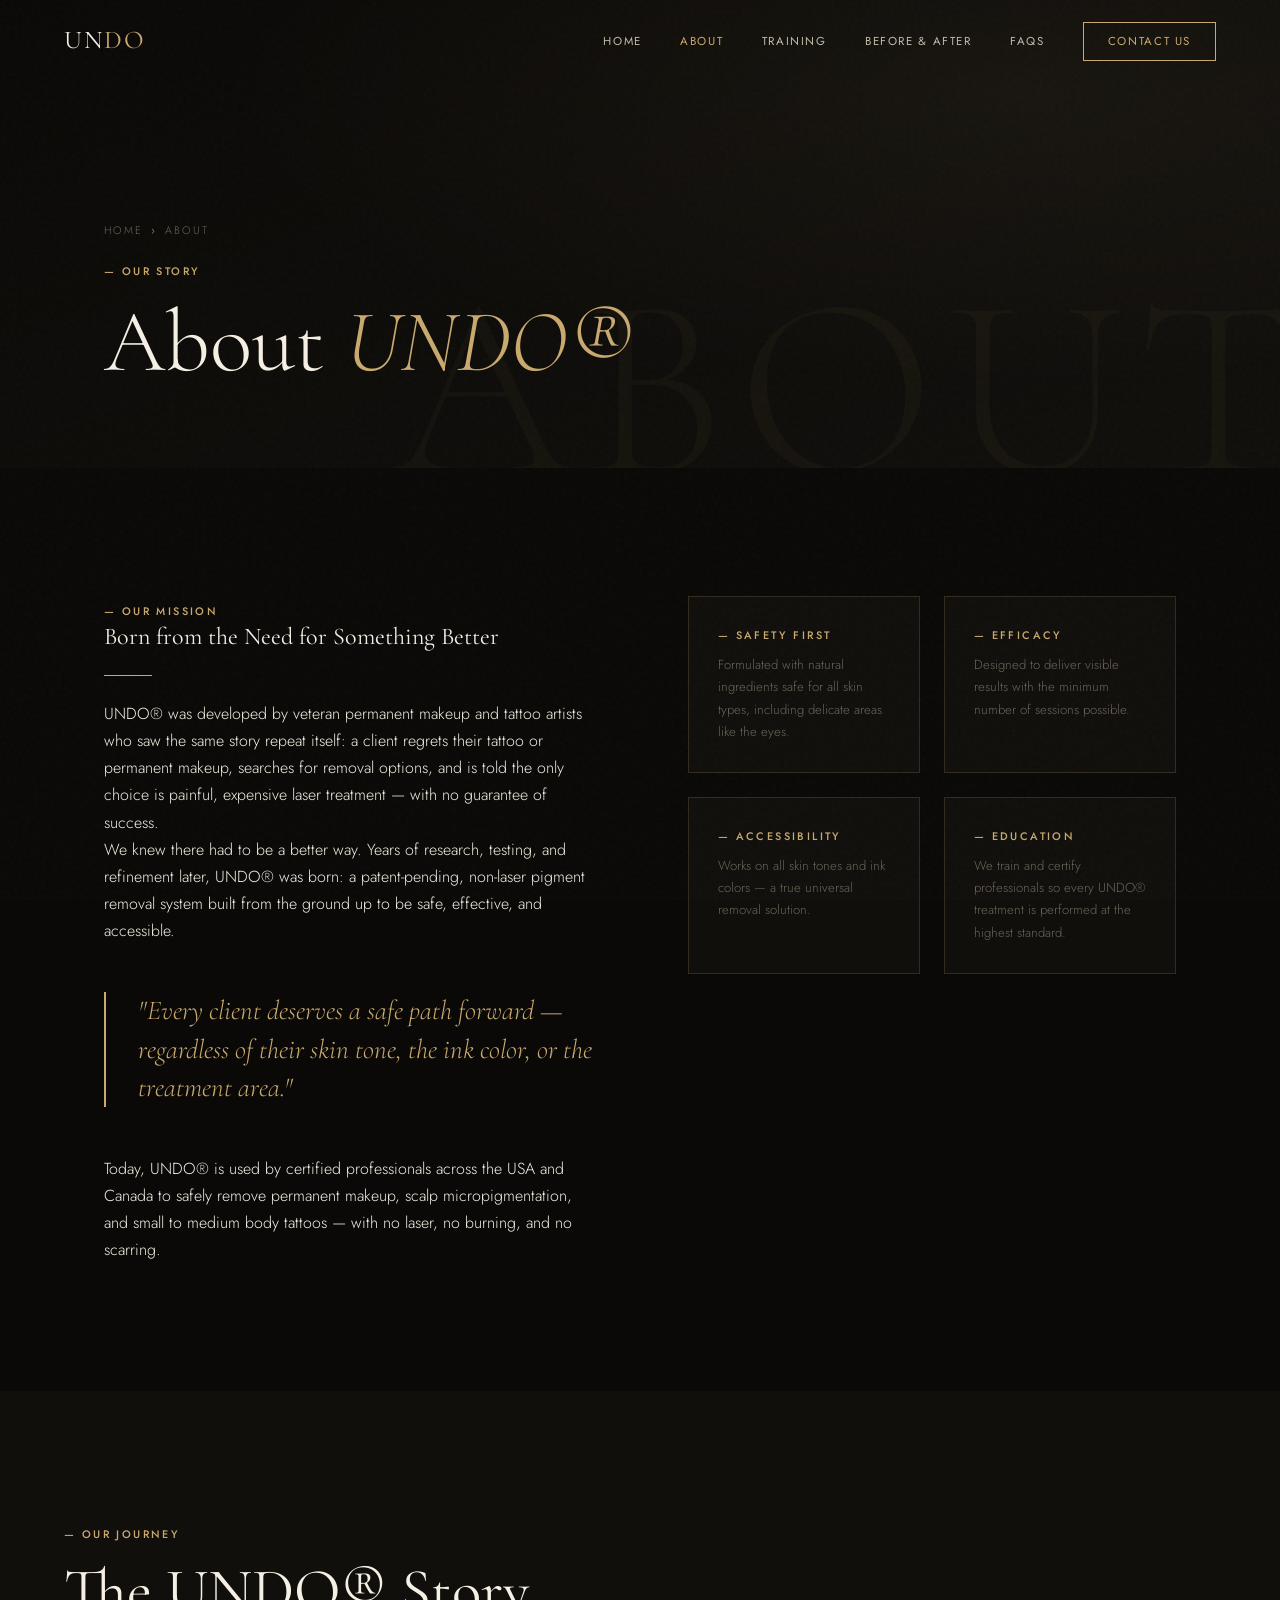
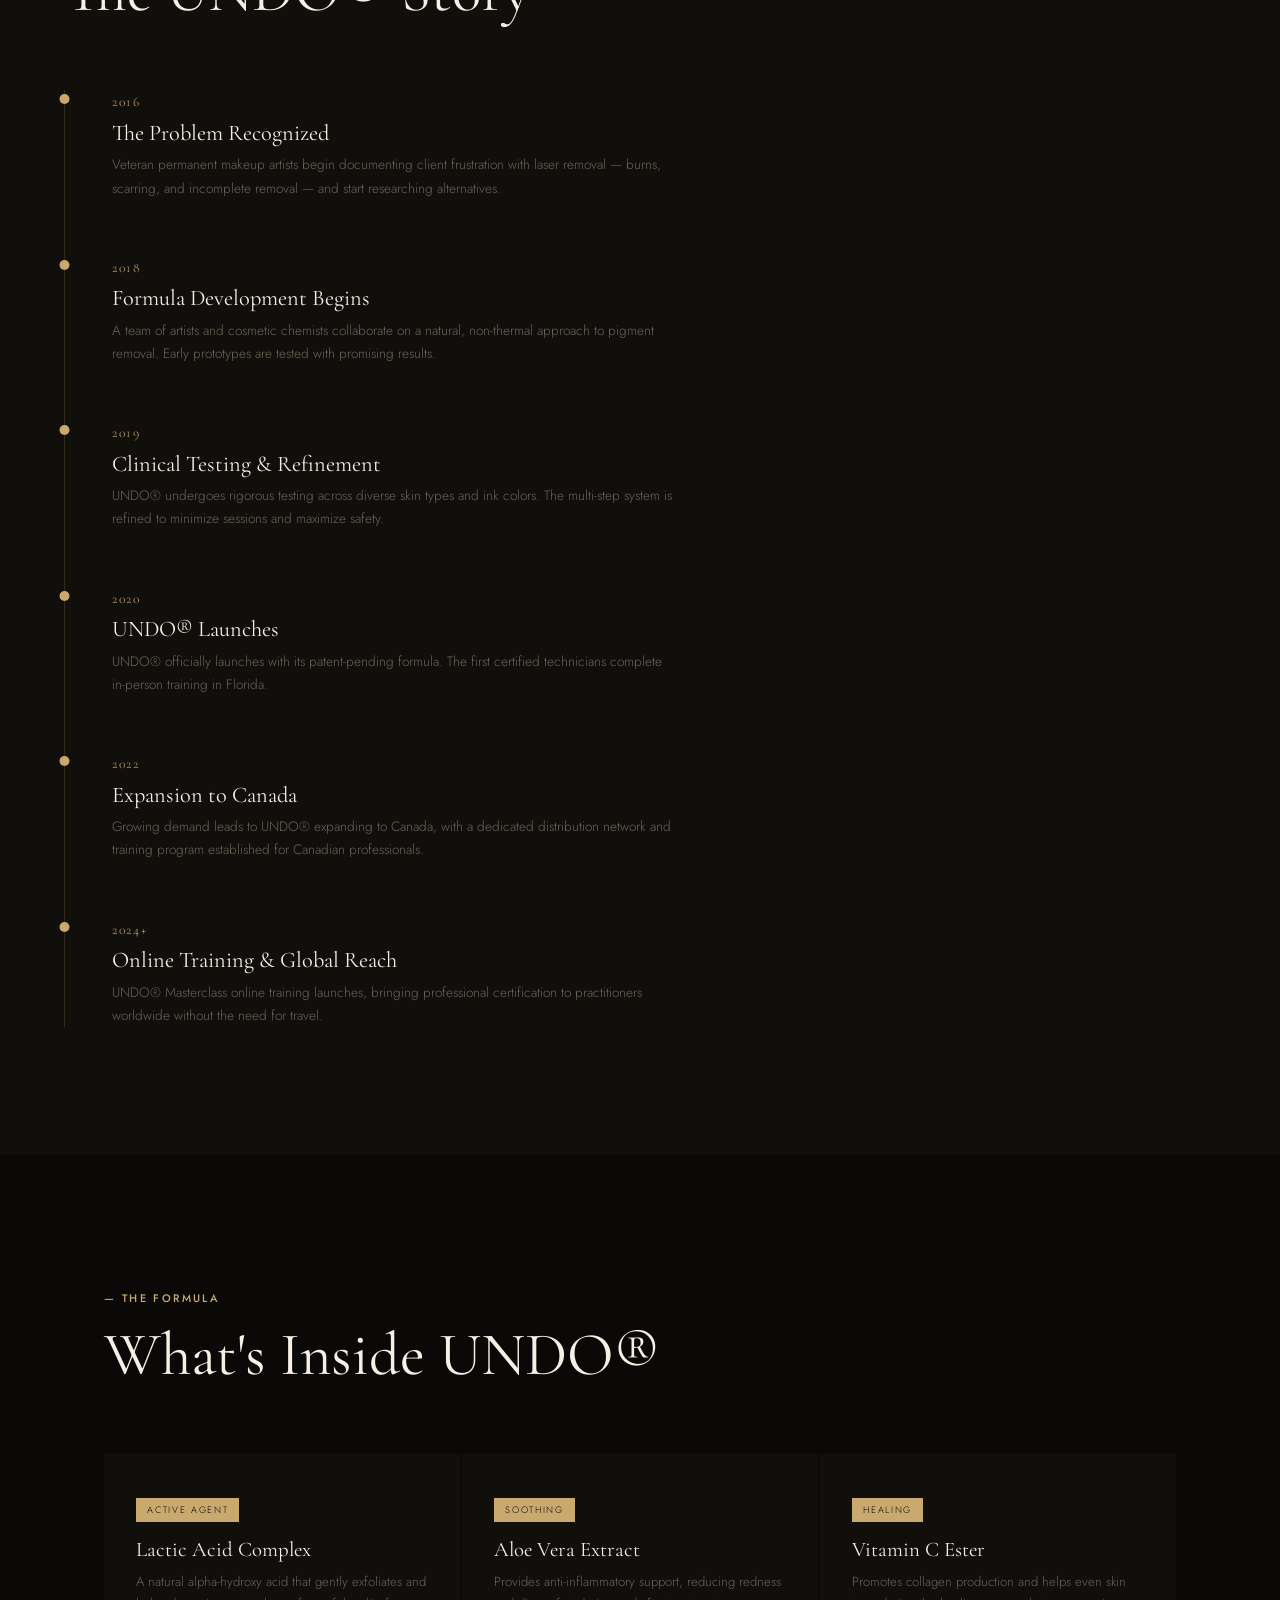
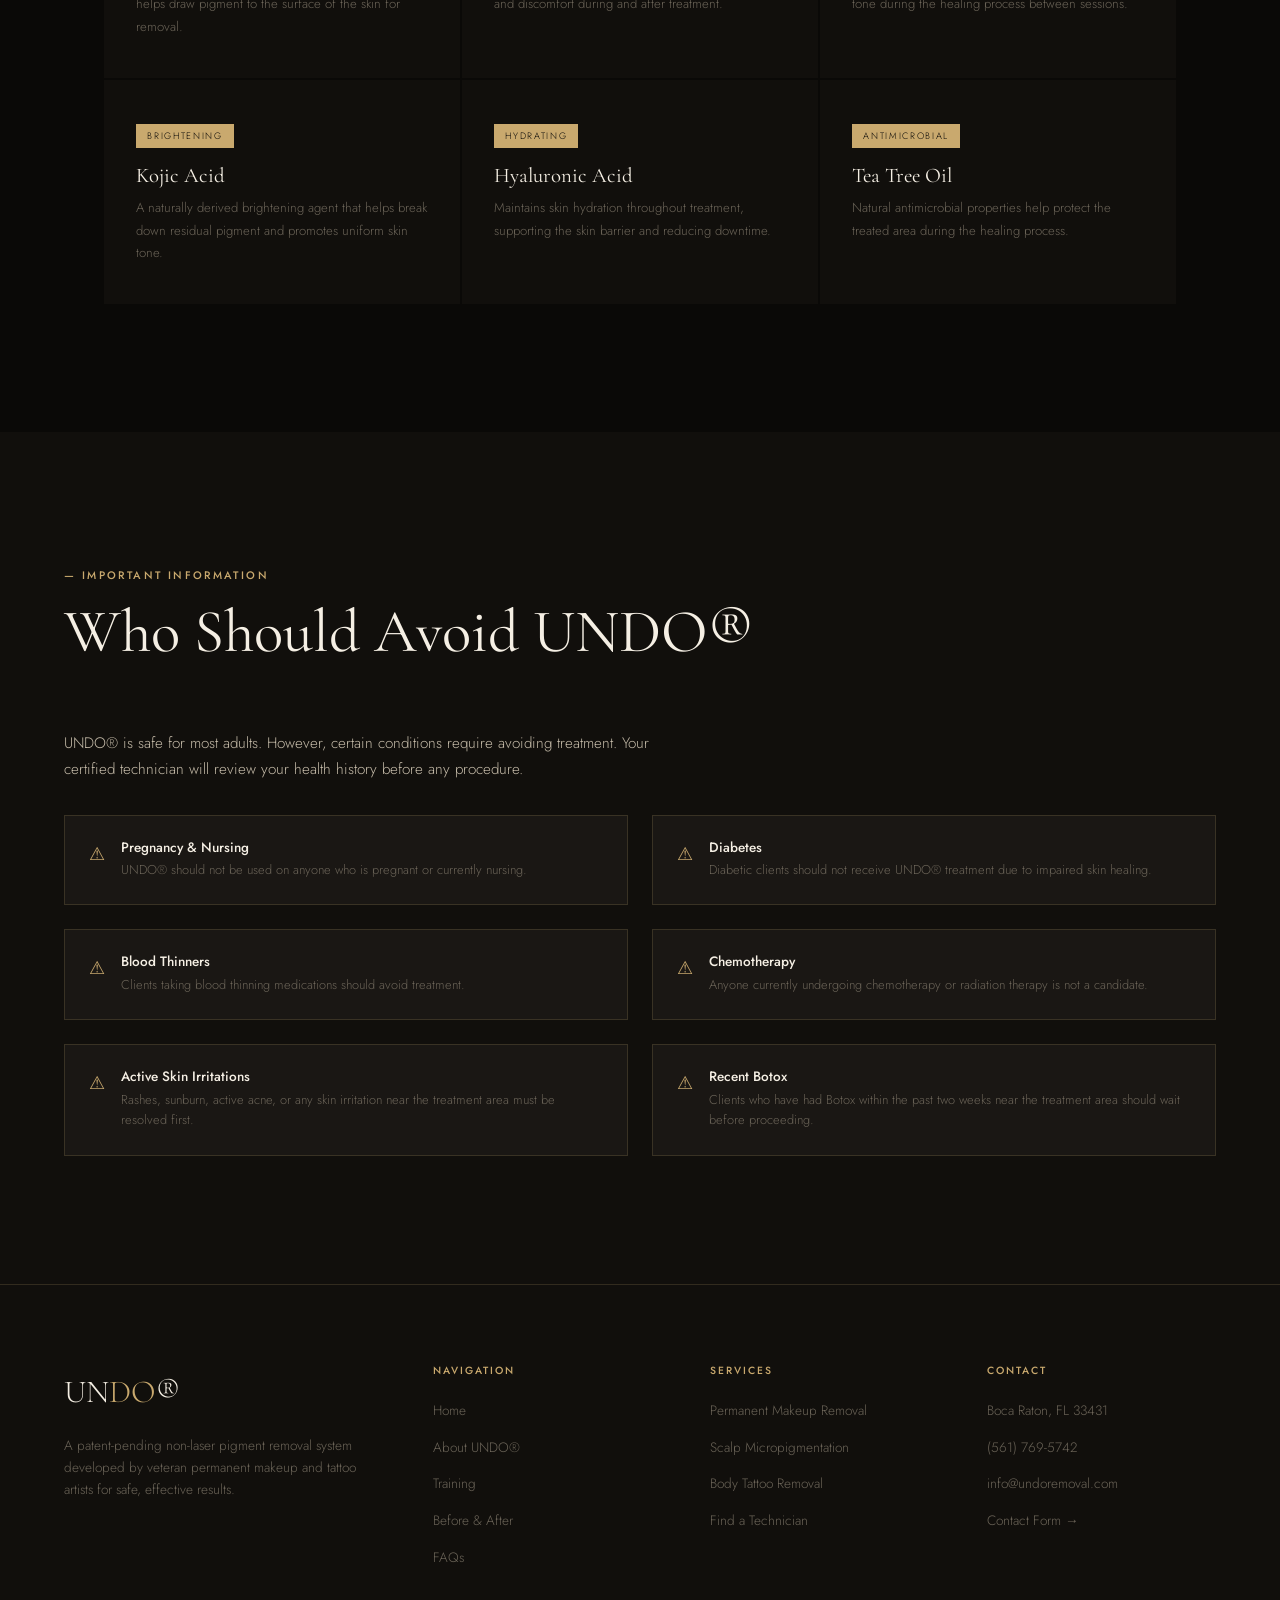
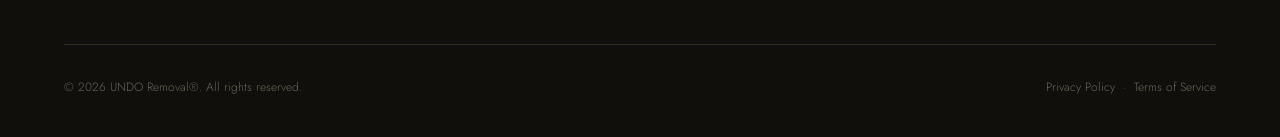
<file: about.html>
<!DOCTYPE html>
<html lang="en">
<head>
  <meta charset="UTF-8" />
  <meta name="viewport" content="width=device-width, initial-scale=1.0" />
  <title>About UNDO® — Non-Laser Tattoo Removal</title>
  <link rel="stylesheet" href="styles.css" />
  <style>
    /* ── PAGE HERO ── */
    .page-hero {
      padding-top: var(--nav-h);
      min-height: 52vh;
      display: flex;
      align-items: flex-end;
      background:
        radial-gradient(ellipse at 80% 20%, rgba(201,169,110,0.06) 0%, transparent 55%),
        linear-gradient(160deg, #0A0907 0%, #110F0C 100%);
      position: relative;
      overflow: hidden;
    }
    .page-hero::after {
      content: 'ABOUT';
      position: absolute;
      right: -2rem;
      bottom: -3rem;
      font-family: 'Cormorant Garamond', serif;
      font-size: 16rem;
      font-weight: 300;
      color: rgba(201,169,110,0.04);
      letter-spacing: 0.05em;
      pointer-events: none;
      line-height: 1;
    }
    .page-hero-inner {
      padding: 5rem 5vw;
      max-width: 1200px;
      width: 100%;
      margin: 0 auto;
    }
    .page-hero h1 {
      font-size: clamp(3rem, 7vw, 5.5rem);
      font-weight: 300;
      line-height: 1.05;
      margin-top: 0.8rem;
    }
    .page-hero h1 em { color: var(--gold); }
    .breadcrumb {
      font-size: 0.68rem;
      letter-spacing: 0.18em;
      text-transform: uppercase;
      color: var(--muted);
      margin-bottom: 1rem;
    }
    .breadcrumb a { color: var(--muted); transition: color 0.2s; }
    .breadcrumb a:hover { color: var(--gold); }
    .breadcrumb span { color: var(--gold); margin: 0 0.5rem; }

    /* ── MISSION ── */
    .mission-section {
      padding: 8rem 5vw;
      max-width: 1200px;
      margin: 0 auto;
      display: grid;
      grid-template-columns: 1fr 1fr;
      gap: 6rem;
      align-items: start;
    }
    .mission-text h2 { font-size: clamp(2rem,4vw,3rem); margin-top:0.7rem; }
    .mission-text p { font-size: 0.95rem; color: var(--cream-dk); margin-top:1.2rem; line-height:1.85; }
    .pull-quote {
      font-family: 'Cormorant Garamond', serif;
      font-size: 1.7rem;
      font-style: italic;
      font-weight: 300;
      color: var(--gold);
      line-height: 1.4;
      border-left: 2px solid var(--gold);
      padding-left: 2rem;
      margin: 3rem 0;
    }
    .values-grid {
      display: grid;
      grid-template-columns: 1fr 1fr;
      gap: 1.5rem;
    }
    .value-box {
      background: var(--bg2);
      border: 1px solid var(--border);
      padding: 1.8rem;
    }
    .value-box .label { margin-bottom: 0.6rem; display: block; }
    .value-box p { font-size: 0.82rem; color: var(--muted); line-height: 1.7; }

    /* ── TIMELINE ── */
    .timeline-section {
      background: var(--bg2);
      padding: 8rem 5vw;
    }
    .timeline-inner { max-width: 1200px; margin: 0 auto; }
    .timeline {
      margin-top: 4rem;
      position: relative;
      padding-left: 3rem;
    }
    .timeline::before {
      content: '';
      position: absolute;
      left: 0; top: 0; bottom: 0;
      width: 1px;
      background: var(--border);
    }
    .tl-item {
      position: relative;
      padding-bottom: 3.5rem;
    }
    .tl-item:last-child { padding-bottom: 0; }
    .tl-dot {
      position: absolute;
      left: -3rem;
      top: 0.25rem;
      width: 10px; height: 10px;
      background: var(--gold);
      border-radius: 50%;
      transform: translateX(calc(-50% + 0.5px));
    }
    .tl-year {
      font-family: 'Cormorant Garamond', serif;
      font-size: 0.85rem;
      color: var(--gold);
      letter-spacing: 0.12em;
      margin-bottom: 0.4rem;
    }
    .tl-item h3 { font-size: 1.4rem; margin-bottom: 0.5rem; }
    .tl-item p { font-size: 0.85rem; color: var(--muted); line-height: 1.7; max-width: 560px; }

    /* ── INGREDIENTS ── */
    .ingredients-section {
      padding: 8rem 5vw;
      max-width: 1200px;
      margin: 0 auto;
    }
    .ingredients-grid {
      display: grid;
      grid-template-columns: repeat(3, 1fr);
      gap: 2px;
      margin-top: 4rem;
    }
    .ingredient-cell {
      background: var(--bg2);
      padding: 2.5rem 2rem;
      position: relative;
      overflow: hidden;
      transition: background var(--transition);
    }
    .ingredient-cell:hover { background: var(--bg3); }
    .ingredient-cell h4 {
      font-family: 'Cormorant Garamond', serif;
      font-size: 1.3rem;
      margin-bottom: 0.6rem;
    }
    .ingredient-cell p { font-size: 0.82rem; color: var(--muted); line-height: 1.7; }
    .ingredient-badge {
      display: inline-block;
      font-size: 0.58rem;
      letter-spacing: 0.18em;
      text-transform: uppercase;
      color: var(--bg);
      background: var(--gold);
      padding: 0.25rem 0.7rem;
      margin-bottom: 1rem;
    }

    /* ── CONTRAINDICATIONS ── */
    .contra-section {
      background: var(--bg2);
      padding: 8rem 5vw;
    }
    .contra-inner { max-width: 1200px; margin: 0 auto; }
    .contra-grid {
      display: grid;
      grid-template-columns: 1fr 1fr;
      gap: 1.5rem;
      margin-top: 3rem;
    }
    .contra-item {
      display: flex;
      gap: 1rem;
      background: var(--bg3);
      border: 1px solid var(--border);
      padding: 1.5rem;
    }
    .contra-icon {
      color: var(--gold);
      font-size: 1.1rem;
      flex-shrink: 0;
    }
    .contra-item h4 { font-family: 'Jost', sans-serif; font-size: 0.85rem; font-weight: 500; margin-bottom: 0.3rem; }
    .contra-item p { font-size: 0.8rem; color: var(--muted); line-height: 1.6; }

    @media (max-width: 900px) {
      .mission-section { grid-template-columns: 1fr; gap: 3rem; }
      .ingredients-grid { grid-template-columns: 1fr 1fr; }
      .contra-grid { grid-template-columns: 1fr; }
    }
    @media (max-width: 600px) {
      .ingredients-grid { grid-template-columns: 1fr; }
      .values-grid { grid-template-columns: 1fr; }
    }
  </style>
</head>
<body>

<nav id="navbar">
  <a class="nav-logo" href="index.html">UN<span>DO</span></a>
  <ul class="nav-links">
    <li><a href="index.html">Home</a></li>
    <li><a href="about.html" class="active">About</a></li>
    <li><a href="training.html">Training</a></li>
    <li><a href="gallery.html">Before & After</a></li>
    <li><a href="faq.html">FAQs</a></li>
    <li><a href="contact.html" class="nav-cta">Contact Us</a></li>
  </ul>
  <div class="hamburger" id="hamburger"><span></span><span></span><span></span></div>
</nav>
<div class="mobile-menu" id="mobileMenu">
  <button class="mobile-close" id="mobileClose">✕</button>
  <a href="index.html">Home</a>
  <a href="about.html">About</a>
  <a href="training.html">Training</a>
  <a href="gallery.html">Before & After</a>
  <a href="faq.html">FAQs</a>
  <a href="contact.html">Contact</a>
</div>

<!-- PAGE HERO -->
<section class="page-hero">
  <div class="page-hero-inner">
    <div class="breadcrumb animate-fadeup"><a href="index.html">Home</a><span>›</span>About</div>
    <span class="label animate-fadeup delay-1">Our Story</span>
    <h1 class="animate-fadeup delay-2">About <em>UNDO®</em></h1>
  </div>
</section>

<!-- MISSION -->
<section class="mission-section">
  <div class="reveal">
    <span class="label">Our Mission</span>
    <h2>Born from the Need for Something Better</h2>
    <div class="divider"></div>
    <p>UNDO® was developed by veteran permanent makeup and tattoo artists who saw the same story repeat itself: a client regrets their tattoo or permanent makeup, searches for removal options, and is told the only choice is painful, expensive laser treatment — with no guarantee of success.</p>
    <p>We knew there had to be a better way. Years of research, testing, and refinement later, UNDO® was born: a patent-pending, non-laser pigment removal system built from the ground up to be safe, effective, and accessible.</p>
    <div class="pull-quote">
      "Every client deserves a safe path forward — regardless of their skin tone, the ink color, or the treatment area."
    </div>
    <p>Today, UNDO® is used by certified professionals across the USA and Canada to safely remove permanent makeup, scalp micropigmentation, and small to medium body tattoos — with no laser, no burning, and no scarring.</p>
  </div>
  <div class="reveal delay-1">
    <div class="values-grid">
      <div class="value-box">
        <span class="label">Safety First</span>
        <p>Formulated with natural ingredients safe for all skin types, including delicate areas like the eyes.</p>
      </div>
      <div class="value-box">
        <span class="label">Efficacy</span>
        <p>Designed to deliver visible results with the minimum number of sessions possible.</p>
      </div>
      <div class="value-box">
        <span class="label">Accessibility</span>
        <p>Works on all skin tones and ink colors — a true universal removal solution.</p>
      </div>
      <div class="value-box">
        <span class="label">Education</span>
        <p>We train and certify professionals so every UNDO® treatment is performed at the highest standard.</p>
      </div>
    </div>
  </div>
</section>

<!-- TIMELINE -->
<section class="timeline-section">
  <div class="timeline-inner">
    <div class="section-header reveal">
      <span class="label">Our Journey</span>
      <h2>The UNDO® Story</h2>
    </div>
    <div class="timeline">
      <div class="tl-item reveal">
        <div class="tl-dot"></div>
        <div class="tl-year">2016</div>
        <h3>The Problem Recognized</h3>
        <p>Veteran permanent makeup artists begin documenting client frustration with laser removal — burns, scarring, and incomplete removal — and start researching alternatives.</p>
      </div>
      <div class="tl-item reveal delay-1">
        <div class="tl-dot"></div>
        <div class="tl-year">2018</div>
        <h3>Formula Development Begins</h3>
        <p>A team of artists and cosmetic chemists collaborate on a natural, non-thermal approach to pigment removal. Early prototypes are tested with promising results.</p>
      </div>
      <div class="tl-item reveal delay-2">
        <div class="tl-dot"></div>
        <div class="tl-year">2019</div>
        <h3>Clinical Testing & Refinement</h3>
        <p>UNDO® undergoes rigorous testing across diverse skin types and ink colors. The multi-step system is refined to minimize sessions and maximize safety.</p>
      </div>
      <div class="tl-item reveal delay-3">
        <div class="tl-dot"></div>
        <div class="tl-year">2020</div>
        <h3>UNDO® Launches</h3>
        <p>UNDO® officially launches with its patent-pending formula. The first certified technicians complete in-person training in Florida.</p>
      </div>
      <div class="tl-item reveal">
        <div class="tl-dot"></div>
        <div class="tl-year">2022</div>
        <h3>Expansion to Canada</h3>
        <p>Growing demand leads to UNDO® expanding to Canada, with a dedicated distribution network and training program established for Canadian professionals.</p>
      </div>
      <div class="tl-item reveal delay-1">
        <div class="tl-dot"></div>
        <div class="tl-year">2024+</div>
        <h3>Online Training & Global Reach</h3>
        <p>UNDO® Masterclass online training launches, bringing professional certification to practitioners worldwide without the need for travel.</p>
      </div>
    </div>
  </div>
</section>

<!-- INGREDIENTS -->
<section class="ingredients-section">
  <div class="section-header reveal">
    <span class="label">The Formula</span>
    <h2>What's Inside UNDO®</h2>
  </div>
  <div class="ingredients-grid">
    <div class="ingredient-cell reveal">
      <div class="ingredient-badge">Active Agent</div>
      <h4>Lactic Acid Complex</h4>
      <p>A natural alpha-hydroxy acid that gently exfoliates and helps draw pigment to the surface of the skin for removal.</p>
    </div>
    <div class="ingredient-cell reveal delay-1">
      <div class="ingredient-badge">Soothing</div>
      <h4>Aloe Vera Extract</h4>
      <p>Provides anti-inflammatory support, reducing redness and discomfort during and after treatment.</p>
    </div>
    <div class="ingredient-cell reveal delay-2">
      <div class="ingredient-badge">Healing</div>
      <h4>Vitamin C Ester</h4>
      <p>Promotes collagen production and helps even skin tone during the healing process between sessions.</p>
    </div>
    <div class="ingredient-cell reveal">
      <div class="ingredient-badge">Brightening</div>
      <h4>Kojic Acid</h4>
      <p>A naturally derived brightening agent that helps break down residual pigment and promotes uniform skin tone.</p>
    </div>
    <div class="ingredient-cell reveal delay-1">
      <div class="ingredient-badge">Hydrating</div>
      <h4>Hyaluronic Acid</h4>
      <p>Maintains skin hydration throughout treatment, supporting the skin barrier and reducing downtime.</p>
    </div>
    <div class="ingredient-cell reveal delay-2">
      <div class="ingredient-badge">Antimicrobial</div>
      <h4>Tea Tree Oil</h4>
      <p>Natural antimicrobial properties help protect the treated area during the healing process.</p>
    </div>
  </div>
</section>

<!-- CONTRAINDICATIONS -->
<section class="contra-section">
  <div class="contra-inner">
    <div class="section-header reveal">
      <span class="label">Important Information</span>
      <h2>Who Should Avoid UNDO®</h2>
    </div>
    <p class="reveal" style="font-size:0.95rem; color:var(--cream-dk); max-width:640px;">UNDO® is safe for most adults. However, certain conditions require avoiding treatment. Your certified technician will review your health history before any procedure.</p>
    <div class="contra-grid" style="margin-top:2rem;">
      <div class="contra-item reveal">
        <div class="contra-icon">⚠</div>
        <div>
          <h4>Pregnancy & Nursing</h4>
          <p>UNDO® should not be used on anyone who is pregnant or currently nursing.</p>
        </div>
      </div>
      <div class="contra-item reveal delay-1">
        <div class="contra-icon">⚠</div>
        <div>
          <h4>Diabetes</h4>
          <p>Diabetic clients should not receive UNDO® treatment due to impaired skin healing.</p>
        </div>
      </div>
      <div class="contra-item reveal">
        <div class="contra-icon">⚠</div>
        <div>
          <h4>Blood Thinners</h4>
          <p>Clients taking blood thinning medications should avoid treatment.</p>
        </div>
      </div>
      <div class="contra-item reveal delay-1">
        <div class="contra-icon">⚠</div>
        <div>
          <h4>Chemotherapy</h4>
          <p>Anyone currently undergoing chemotherapy or radiation therapy is not a candidate.</p>
        </div>
      </div>
      <div class="contra-item reveal">
        <div class="contra-icon">⚠</div>
        <div>
          <h4>Active Skin Irritations</h4>
          <p>Rashes, sunburn, active acne, or any skin irritation near the treatment area must be resolved first.</p>
        </div>
      </div>
      <div class="contra-item reveal delay-1">
        <div class="contra-icon">⚠</div>
        <div>
          <h4>Recent Botox</h4>
          <p>Clients who have had Botox within the past two weeks near the treatment area should wait before proceeding.</p>
        </div>
      </div>
    </div>
  </div>
</section>

<!-- FOOTER -->
<footer>
  <div class="footer-grid">
    <div>
      <div class="footer-logo">UN<span>DO</span>®</div>
      <p class="footer-tagline">A patent-pending non-laser pigment removal system developed by veteran permanent makeup and tattoo artists for safe, effective results.</p>
    </div>
    <div class="footer-col">
      <h4>Navigation</h4>
      <ul>
        <li><a href="index.html">Home</a></li>
        <li><a href="about.html">About UNDO®</a></li>
        <li><a href="training.html">Training</a></li>
        <li><a href="gallery.html">Before & After</a></li>
        <li><a href="faq.html">FAQs</a></li>
      </ul>
    </div>
    <div class="footer-col">
      <h4>Services</h4>
      <ul>
        <li><a href="#">Permanent Makeup Removal</a></li>
        <li><a href="#">Scalp Micropigmentation</a></li>
        <li><a href="#">Body Tattoo Removal</a></li>
        <li><a href="#">Find a Technician</a></li>
      </ul>
    </div>
    <div class="footer-col">
      <h4>Contact</h4>
      <ul>
        <li><a href="#">Boca Raton, FL 33431</a></li>
        <li><a href="tel:5617695742">(561) 769-5742</a></li>
        <li><a href="mailto:info@undoremoval.com">info@undoremoval.com</a></li>
        <li><a href="contact.html">Contact Form →</a></li>
      </ul>
    </div>
  </div>
  <div class="footer-bottom">
    <span>© 2026 UNDO Removal®. All rights reserved.</span>
    <span>Privacy Policy &nbsp;·&nbsp; Terms of Service</span>
  </div>
</footer>

<script>
  const navbar = document.getElementById('navbar');
  window.addEventListener('scroll', () => navbar.classList.toggle('scrolled', window.scrollY > 40));
  document.getElementById('hamburger').addEventListener('click', () => document.getElementById('mobileMenu').classList.add('open'));
  document.getElementById('mobileClose').addEventListener('click', () => document.getElementById('mobileMenu').classList.remove('open'));
  const observer = new IntersectionObserver(entries => entries.forEach(e => { if (e.isIntersecting) e.target.classList.add('visible'); }), { threshold: 0.1 });
  document.querySelectorAll('.reveal').forEach(el => observer.observe(el));
</script>
</body>
</html>
</file>
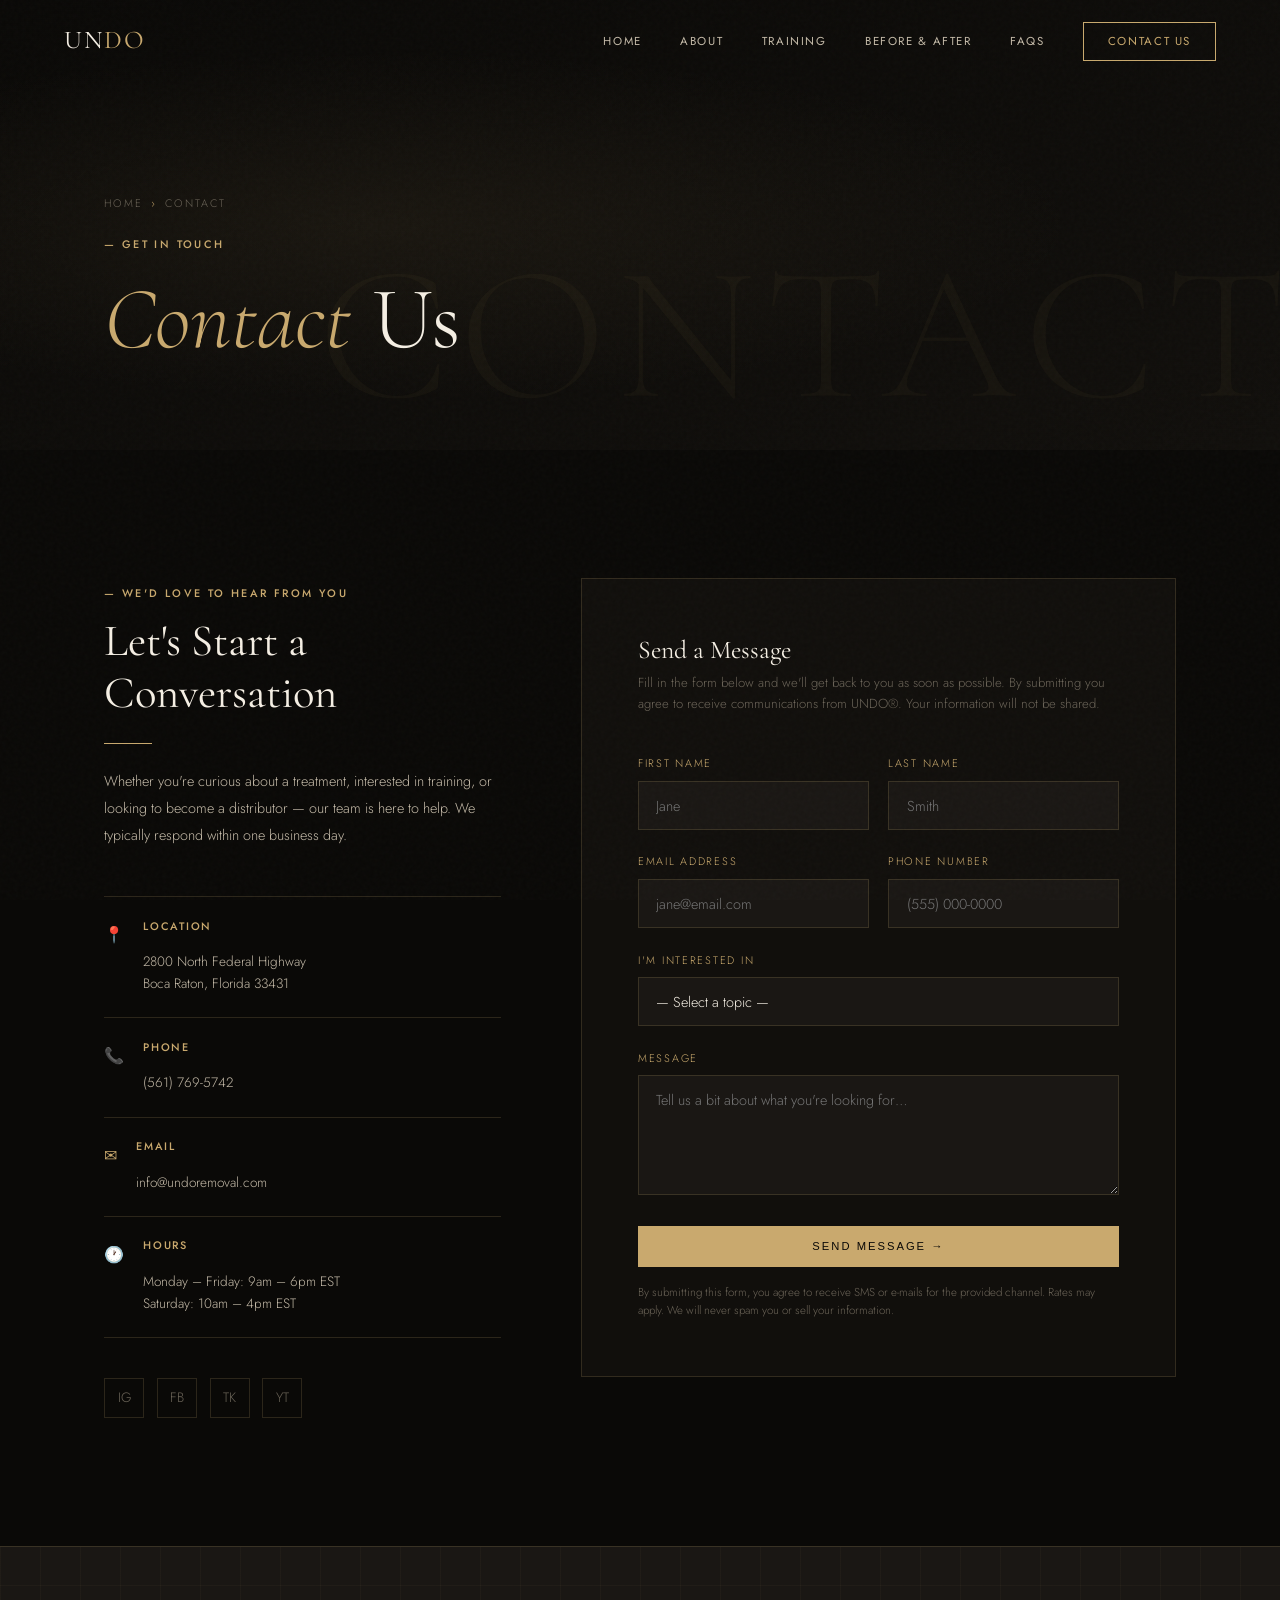
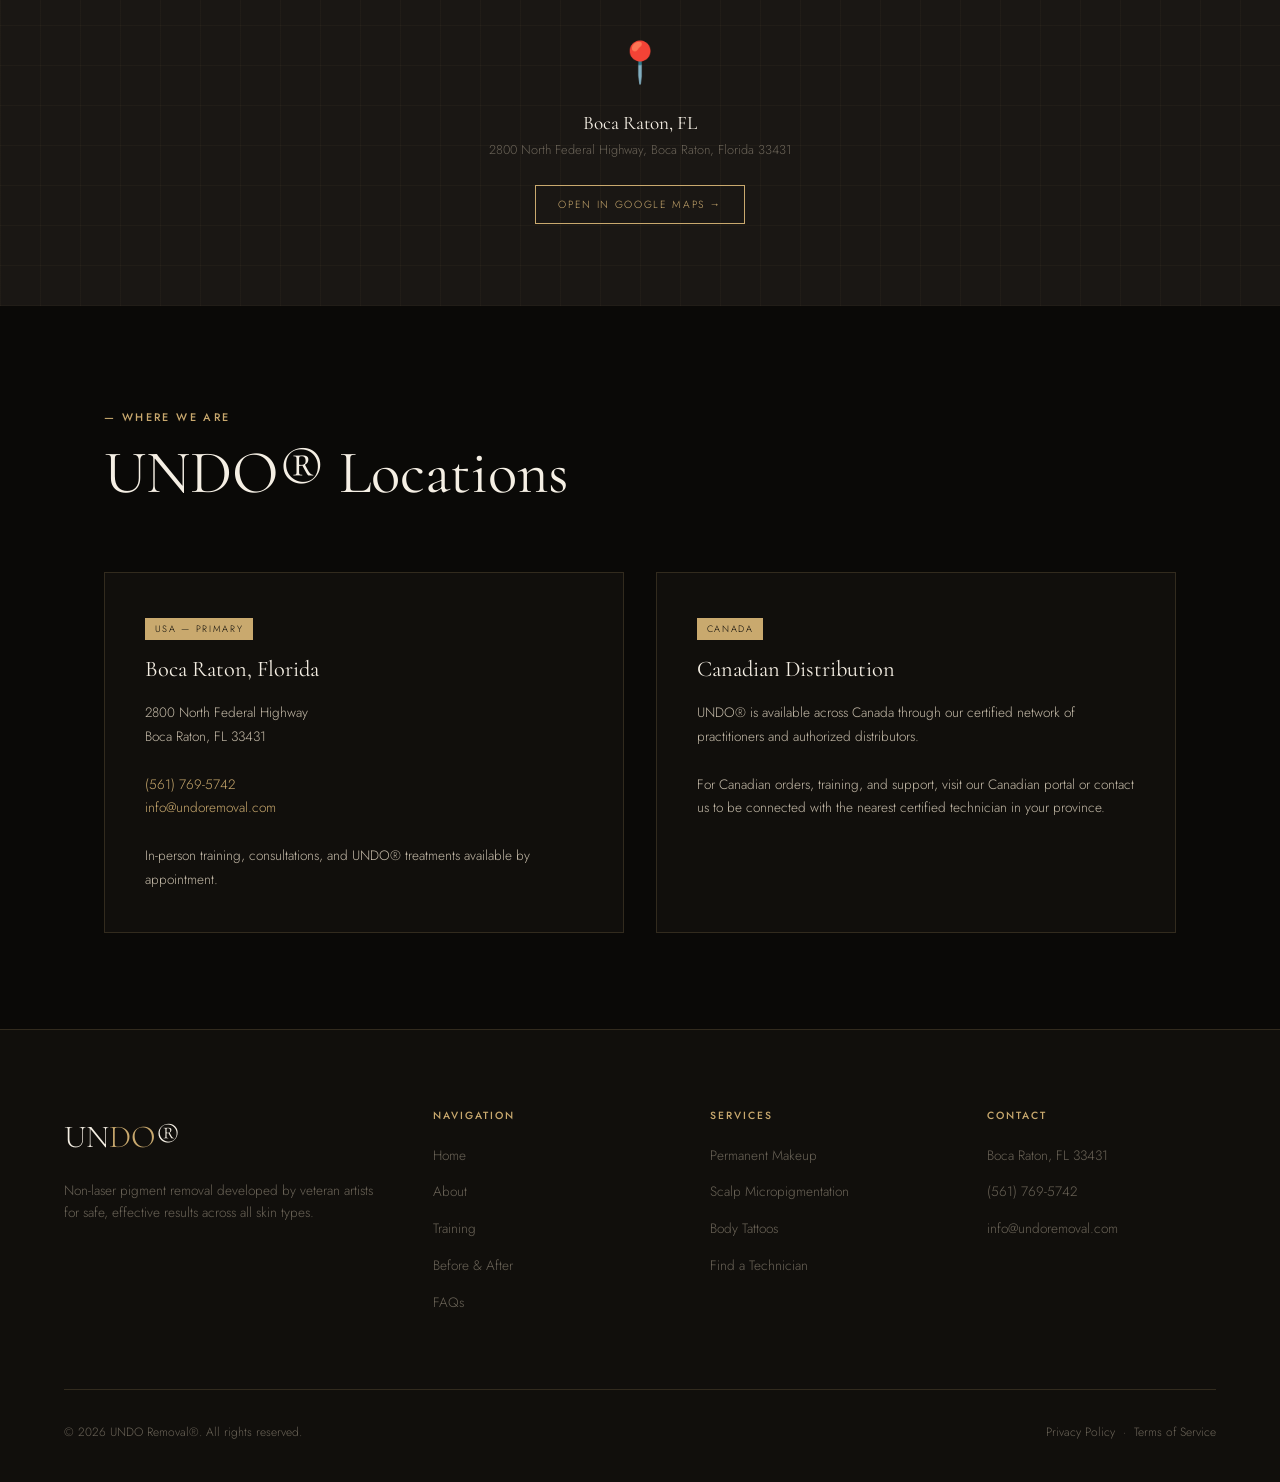
<file: contact.html>
<!DOCTYPE html>
<html lang="en">
<head>
  <meta charset="UTF-8" />
  <meta name="viewport" content="width=device-width, initial-scale=1.0" />
  <title>Contact — UNDO® Non-Laser Tattoo Removal</title>
  <link rel="stylesheet" href="styles.css" />
  <style>
    .page-hero {
      padding-top: var(--nav-h); min-height: 50vh;
      display: flex; align-items: flex-end;
      background: radial-gradient(ellipse at 30% 50%, rgba(201,169,110,0.07) 0%, transparent 55%), linear-gradient(160deg, #0A0907 0%, #110F0C 100%);
      position: relative; overflow: hidden;
    }
    .page-hero::after {
      content: 'CONTACT'; position: absolute; right: -1rem; bottom: -3rem;
      font-family: 'Cormorant Garamond', serif; font-size: 12rem; font-weight: 300;
      color: rgba(201,169,110,0.04); pointer-events: none; letter-spacing: 0.05em;
    }
    .page-hero-inner { padding: 5rem 5vw; max-width: 1200px; width: 100%; margin: 0 auto; }
    .page-hero h1 { font-size: clamp(3rem,7vw,5.5rem); font-weight: 300; margin-top: 0.8rem; }
    .page-hero h1 em { color: var(--gold); }
    .breadcrumb { font-size: 0.68rem; letter-spacing: 0.18em; text-transform: uppercase; color: var(--muted); margin-bottom: 1rem; }
    .breadcrumb a { color: var(--muted); } .breadcrumb a:hover { color: var(--gold); }
    .breadcrumb span { color: var(--gold); margin: 0 0.5rem; }

    /* ── CONTACT LAYOUT ── */
    .contact-section { padding: 8rem 5vw; max-width: 1200px; margin: 0 auto; }
    .contact-grid { display: grid; grid-template-columns: 1fr 1.5fr; gap: 5rem; align-items: start; }

    /* INFO COLUMN */
    .contact-info h2 { font-size: clamp(1.8rem,3.5vw,2.8rem); margin-top: 0.7rem; }
    .contact-info p { font-size: 0.9rem; color: var(--cream-dk); margin-top: 1.2rem; line-height: 1.85; }
    .contact-details { margin-top: 3rem; }
    .detail-item {
      display: flex; gap: 1.2rem;
      padding: 1.4rem 0;
      border-bottom: 1px solid var(--border);
    }
    .detail-item:first-child { border-top: 1px solid var(--border); }
    .detail-icon { color: var(--gold); font-size: 1rem; flex-shrink: 0; padding-top: 0.1rem; }
    .detail-item h4 { font-family: 'Jost',sans-serif; font-size: 0.68rem; font-weight: 500; letter-spacing: 0.16em; text-transform: uppercase; color: var(--gold); margin-bottom: 0.3rem; }
    .detail-item p { font-size: 0.85rem; color: var(--cream-dk); line-height: 1.6; }
    .detail-item a { color: var(--cream-dk); transition: color 0.2s; }
    .detail-item a:hover { color: var(--gold); }
    .social-row { margin-top: 2.5rem; display: flex; gap: 0.8rem; }
    .social-btn {
      width: 40px; height: 40px;
      border: 1px solid var(--border);
      display: flex; align-items: center; justify-content: center;
      color: var(--muted); font-size: 0.85rem;
      transition: border-color 0.25s, color 0.25s;
    }
    .social-btn:hover { border-color: var(--gold); color: var(--gold); }

    /* FORM COLUMN */
    .contact-form-wrapper {
      background: var(--bg2); border: 1px solid var(--border);
      padding: 3.5rem;
    }
    .contact-form-wrapper h3 { font-size: 1.6rem; margin-bottom: 0.5rem; }
    .contact-form-wrapper .sub { font-size: 0.82rem; color: var(--muted); margin-bottom: 2.5rem; line-height: 1.6; }
    .form-row { display: grid; grid-template-columns: 1fr 1fr; gap: 1.2rem; }
    .form-submit { margin-top: 0.5rem; }
    .form-submit .btn { width: 100%; justify-content: center; }
    .form-note { font-size: 0.72rem; color: var(--muted); margin-top: 1rem; line-height: 1.6; }

    /* Success message */
    .form-success {
      display: none; text-align: center; padding: 2.5rem;
      border: 1px solid rgba(201,169,110,0.3); background: rgba(201,169,110,0.05);
    }
    .form-success .checkmark { font-size: 2.5rem; margin-bottom: 1rem; }
    .form-success h4 { font-size: 1.3rem; margin-bottom: 0.5rem; }
    .form-success p { font-size: 0.85rem; color: var(--muted); }

    /* ── MAP PLACEHOLDER ── */
    .map-section { background: var(--bg2); padding: 0; }
    .map-placeholder {
      height: 360px;
      background: var(--bg3);
      border-top: 1px solid var(--border);
      display: flex; align-items: center; justify-content: center;
      flex-direction: column; gap: 1rem;
      position: relative; overflow: hidden;
    }
    .map-placeholder::before {
      content: '';
      position: absolute; inset: 0;
      background:
        repeating-linear-gradient(0deg, rgba(201,169,110,0.04) 0, rgba(201,169,110,0.04) 1px, transparent 1px, transparent 40px),
        repeating-linear-gradient(90deg, rgba(201,169,110,0.04) 0, rgba(201,169,110,0.04) 1px, transparent 1px, transparent 40px);
    }
    .map-pin {
      position: relative; z-index: 2;
      font-size: 2.5rem; animation: bounce 2s ease-in-out infinite;
    }
    @keyframes bounce {
      0%,100% { transform: translateY(0); }
      50% { transform: translateY(-10px); }
    }
    .map-label { position: relative; z-index: 2; text-align: center; }
    .map-label h4 { font-family: 'Cormorant Garamond',serif; font-size: 1.2rem; }
    .map-label p { font-size: 0.8rem; color: var(--muted); margin-top: 0.3rem; }
    .map-cta-btn {
      position: relative; z-index: 2;
      font-size: 0.65rem; letter-spacing: 0.16em; text-transform: uppercase;
      padding: 0.6rem 1.4rem; border: 1px solid var(--gold);
      color: var(--gold); transition: background 0.25s, color 0.25s;
      margin-top: 0.5rem;
    }
    .map-cta-btn:hover { background: var(--gold); color: var(--bg); }

    /* ── LOCATIONS ── */
    .locations-section { padding: 6rem 5vw; max-width: 1200px; margin: 0 auto; }
    .locations-grid { display: grid; grid-template-columns: 1fr 1fr; gap: 2rem; margin-top: 3rem; }
    .location-card {
      background: var(--bg2); border: 1px solid var(--border);
      padding: 2.5rem;
    }
    .location-card h3 { font-size: 1.4rem; margin-bottom: 1.2rem; }
    .location-card p { font-size: 0.85rem; color: var(--cream-dk); line-height: 1.75; }
    .location-card a { color: var(--gold); }
    .location-tag {
      display: inline-block; font-size: 0.58rem; letter-spacing: 0.18em;
      text-transform: uppercase; color: var(--bg); background: var(--gold);
      padding: 0.2rem 0.6rem; margin-bottom: 1rem;
    }

    @media (max-width: 900px) {
      .contact-grid { grid-template-columns: 1fr; gap: 3rem; }
      .form-row { grid-template-columns: 1fr; }
      .locations-grid { grid-template-columns: 1fr; }
    }
  </style>
</head>
<body>

<nav id="navbar">
  <a class="nav-logo" href="index.html">UN<span>DO</span></a>
  <ul class="nav-links">
    <li><a href="index.html">Home</a></li><li><a href="about.html">About</a></li>
    <li><a href="training.html">Training</a></li><li><a href="gallery.html">Before & After</a></li>
    <li><a href="faq.html">FAQs</a></li>
    <li><a href="contact.html" class="nav-cta active">Contact Us</a></li>
  </ul>
  <div class="hamburger" id="hamburger"><span></span><span></span><span></span></div>
</nav>
<div class="mobile-menu" id="mobileMenu">
  <button class="mobile-close" id="mobileClose">✕</button>
  <a href="index.html">Home</a><a href="about.html">About</a><a href="training.html">Training</a>
  <a href="gallery.html">Before & After</a><a href="faq.html">FAQs</a><a href="contact.html">Contact</a>
</div>

<section class="page-hero">
  <div class="page-hero-inner">
    <div class="breadcrumb animate-fadeup"><a href="index.html">Home</a><span>›</span>Contact</div>
    <span class="label animate-fadeup delay-1">Get In Touch</span>
    <h1 class="animate-fadeup delay-2"><em>Contact</em> Us</h1>
  </div>
</section>

<!-- CONTACT SECTION -->
<section class="contact-section">
  <div class="contact-grid">
    <!-- INFO -->
    <div class="contact-info reveal">
      <span class="label">We'd Love to Hear From You</span>
      <h2>Let's Start a Conversation</h2>
      <div class="divider"></div>
      <p>Whether you're curious about a treatment, interested in training, or looking to become a distributor — our team is here to help. We typically respond within one business day.</p>

      <div class="contact-details">
        <div class="detail-item">
          <div class="detail-icon">📍</div>
          <div>
            <h4>Location</h4>
            <p>2800 North Federal Highway<br>Boca Raton, Florida 33431</p>
          </div>
        </div>
        <div class="detail-item">
          <div class="detail-icon">📞</div>
          <div>
            <h4>Phone</h4>
            <p><a href="tel:5617695742">(561) 769-5742</a></p>
          </div>
        </div>
        <div class="detail-item">
          <div class="detail-icon">✉</div>
          <div>
            <h4>Email</h4>
            <p><a href="mailto:info@undoremoval.com">info@undoremoval.com</a></p>
          </div>
        </div>
        <div class="detail-item">
          <div class="detail-icon">🕐</div>
          <div>
            <h4>Hours</h4>
            <p>Monday – Friday: 9am – 6pm EST<br>Saturday: 10am – 4pm EST</p>
          </div>
        </div>
      </div>

      <div class="social-row">
        <a href="#" class="social-btn" aria-label="Instagram">IG</a>
        <a href="#" class="social-btn" aria-label="Facebook">FB</a>
        <a href="#" class="social-btn" aria-label="TikTok">TK</a>
        <a href="#" class="social-btn" aria-label="YouTube">YT</a>
      </div>
    </div>

    <!-- FORM -->
    <div class="contact-form-wrapper reveal delay-1">
      <h3>Send a Message</h3>
      <p class="sub">Fill in the form below and we'll get back to you as soon as possible. By submitting you agree to receive communications from UNDO®. Your information will not be shared.</p>

      <div id="contactForm">
        <div class="form-row">
          <div class="form-group">
            <label for="firstName">First Name</label>
            <input type="text" id="firstName" placeholder="Jane" />
          </div>
          <div class="form-group">
            <label for="lastName">Last Name</label>
            <input type="text" id="lastName" placeholder="Smith" />
          </div>
        </div>
        <div class="form-row">
          <div class="form-group">
            <label for="email">Email Address</label>
            <input type="email" id="email" placeholder="jane@email.com" />
          </div>
          <div class="form-group">
            <label for="phone">Phone Number</label>
            <input type="tel" id="phone" placeholder="(555) 000-0000" />
          </div>
        </div>
        <div class="form-group">
          <label for="subject">I'm Interested In</label>
          <select id="subject">
            <option value="">— Select a topic —</option>
            <option>Booking a Treatment Consultation</option>
            <option>In-Person Training Enrollment</option>
            <option>Online Training Enrollment</option>
            <option>Distributor / Wholesale Inquiry</option>
            <option>Find a Technician Near Me</option>
            <option>Press / Media Inquiry</option>
            <option>Other</option>
          </select>
        </div>
        <div class="form-group">
          <label for="message">Message</label>
          <textarea id="message" placeholder="Tell us a bit about what you're looking for…"></textarea>
        </div>
        <div class="form-submit">
          <button class="btn btn-solid" id="submitBtn" onclick="submitForm(event)">Send Message →</button>
        </div>
        <p class="form-note">By submitting this form, you agree to receive SMS or e-mails for the provided channel. Rates may apply. We will never spam you or sell your information.</p>
      </div>

      <div class="form-success" id="formSuccess">
        <div class="checkmark">✓</div>
        <h4>Message Received!</h4>
        <p>Thank you for reaching out. A member of our team will be in touch within one business day.</p>
      </div>
    </div>
  </div>
</section>

<!-- MAP PLACEHOLDER -->
<div class="map-section">
  <div class="map-placeholder">
    <div class="map-pin">📍</div>
    <div class="map-label">
      <h4>Boca Raton, FL</h4>
      <p>2800 North Federal Highway, Boca Raton, Florida 33431</p>
    </div>
    <a href="https://maps.google.com" target="_blank" class="map-cta-btn">Open in Google Maps →</a>
  </div>
</div>

<!-- LOCATIONS -->
<section class="locations-section">
  <div class="section-header reveal">
    <span class="label">Where We Are</span>
    <h2>UNDO® Locations</h2>
  </div>
  <div class="locations-grid">
    <div class="location-card reveal">
      <span class="location-tag">USA — Primary</span>
      <h3>Boca Raton, Florida</h3>
      <p>
        2800 North Federal Highway<br>
        Boca Raton, FL 33431<br><br>
        <a href="tel:5617695742">(561) 769-5742</a><br>
        <a href="mailto:info@undoremoval.com">info@undoremoval.com</a><br><br>
        In-person training, consultations, and UNDO® treatments available by appointment.
      </p>
    </div>
    <div class="location-card reveal delay-1">
      <span class="location-tag">Canada</span>
      <h3>Canadian Distribution</h3>
      <p>
        UNDO® is available across Canada through our certified network of practitioners and authorized distributors.<br><br>
        For Canadian orders, training, and support, visit our Canadian portal or contact us to be connected with the nearest certified technician in your province.
      </p>
    </div>
  </div>
</section>

<footer>
  <div class="footer-grid">
    <div><div class="footer-logo">UN<span>DO</span>®</div><p class="footer-tagline">Non-laser pigment removal developed by veteran artists for safe, effective results across all skin types.</p></div>
    <div class="footer-col"><h4>Navigation</h4><ul>
      <li><a href="index.html">Home</a></li><li><a href="about.html">About</a></li>
      <li><a href="training.html">Training</a></li><li><a href="gallery.html">Before & After</a></li>
      <li><a href="faq.html">FAQs</a></li>
    </ul></div>
    <div class="footer-col"><h4>Services</h4><ul>
      <li><a href="#">Permanent Makeup</a></li><li><a href="#">Scalp Micropigmentation</a></li>
      <li><a href="#">Body Tattoos</a></li><li><a href="#">Find a Technician</a></li>
    </ul></div>
    <div class="footer-col"><h4>Contact</h4><ul>
      <li><a href="#">Boca Raton, FL 33431</a></li>
      <li><a href="tel:5617695742">(561) 769-5742</a></li>
      <li><a href="mailto:info@undoremoval.com">info@undoremoval.com</a></li>
    </ul></div>
  </div>
  <div class="footer-bottom">
    <span>© 2026 UNDO Removal®. All rights reserved.</span>
    <span>Privacy Policy &nbsp;·&nbsp; Terms of Service</span>
  </div>
</footer>

<script>
  const navbar = document.getElementById('navbar');
  window.addEventListener('scroll', () => navbar.classList.toggle('scrolled', window.scrollY > 40));
  document.getElementById('hamburger').addEventListener('click', () => document.getElementById('mobileMenu').classList.add('open'));
  document.getElementById('mobileClose').addEventListener('click', () => document.getElementById('mobileMenu').classList.remove('open'));
  const observer = new IntersectionObserver(entries => entries.forEach(e => { if (e.isIntersecting) e.target.classList.add('visible'); }), { threshold: 0.1 });
  document.querySelectorAll('.reveal').forEach(el => observer.observe(el));

  function submitForm(e) {
    e.preventDefault();
    const first = document.getElementById('firstName').value.trim();
    const email = document.getElementById('email').value.trim();
    if (!first || !email) {
      alert('Please fill in your name and email address.');
      return;
    }
    document.getElementById('contactForm').style.display = 'none';
    document.getElementById('formSuccess').style.display = 'block';
  }
</script>
</body>
</html>
</file>
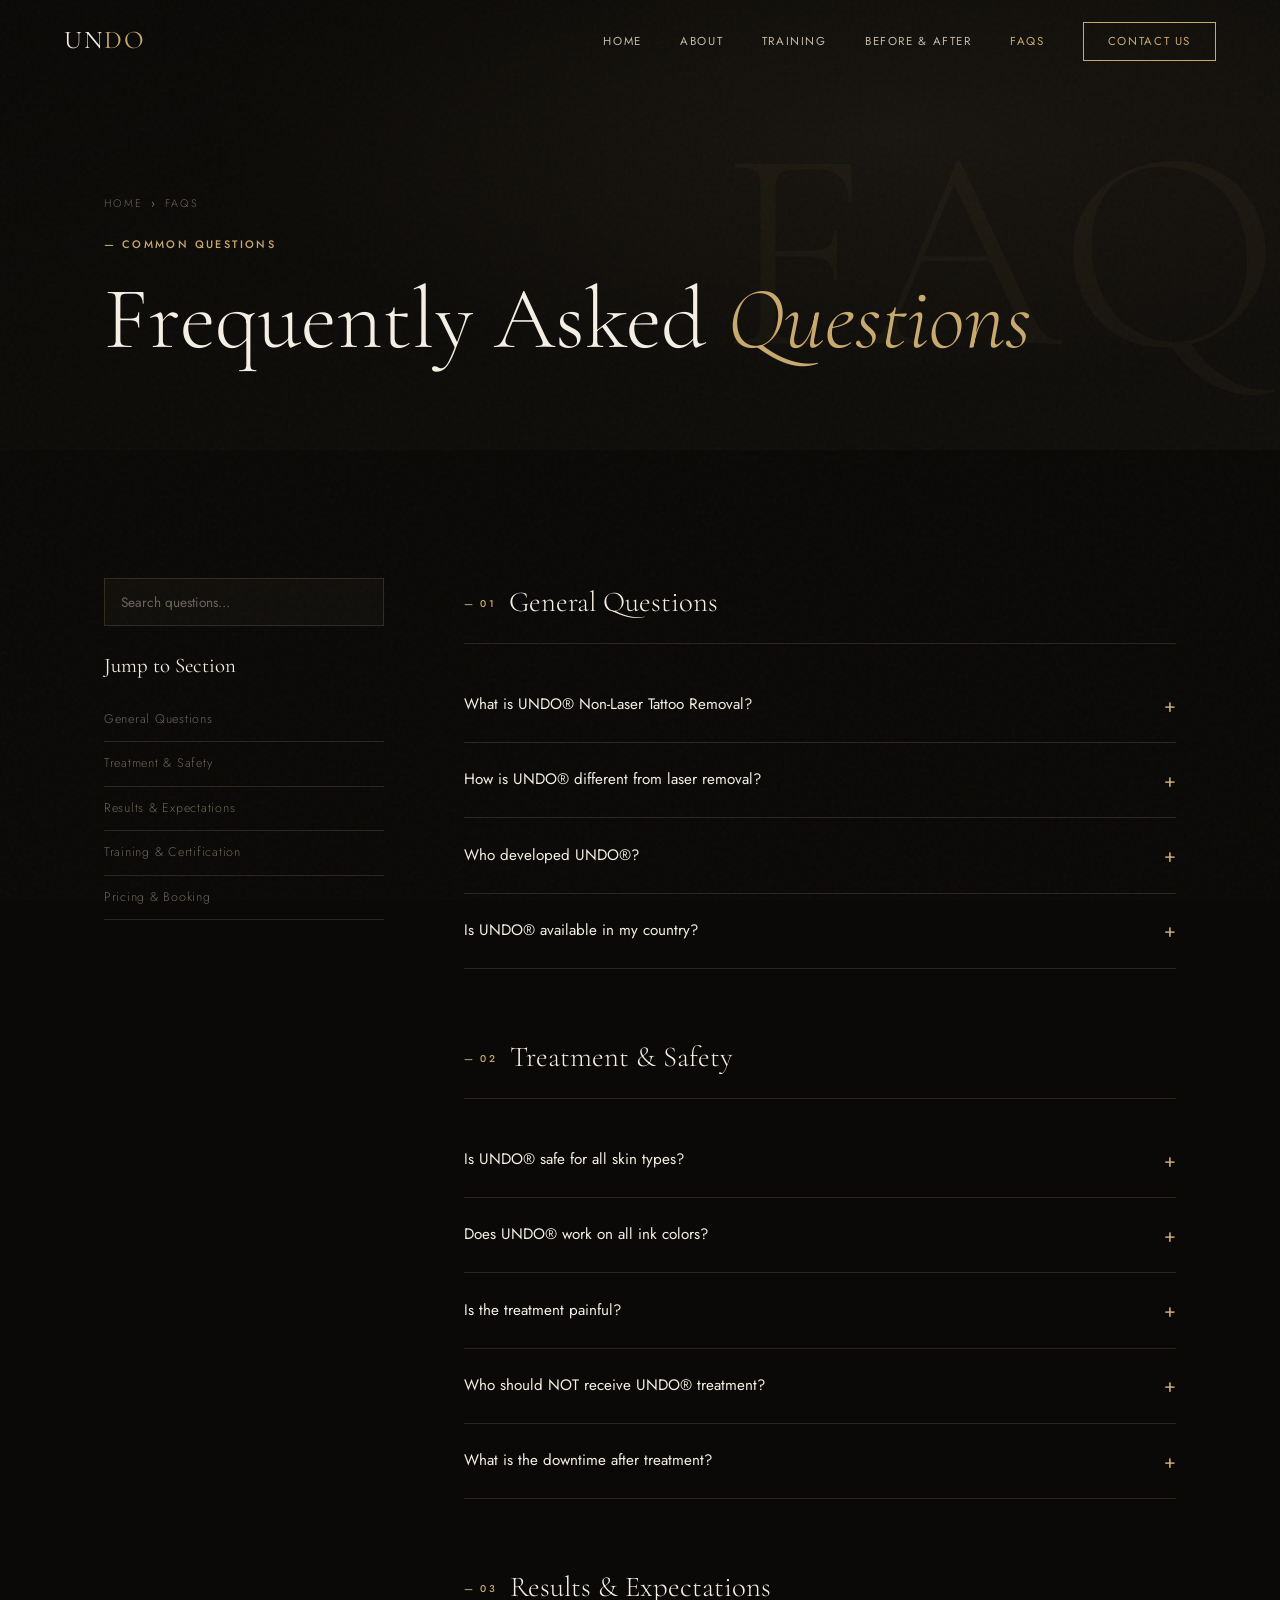
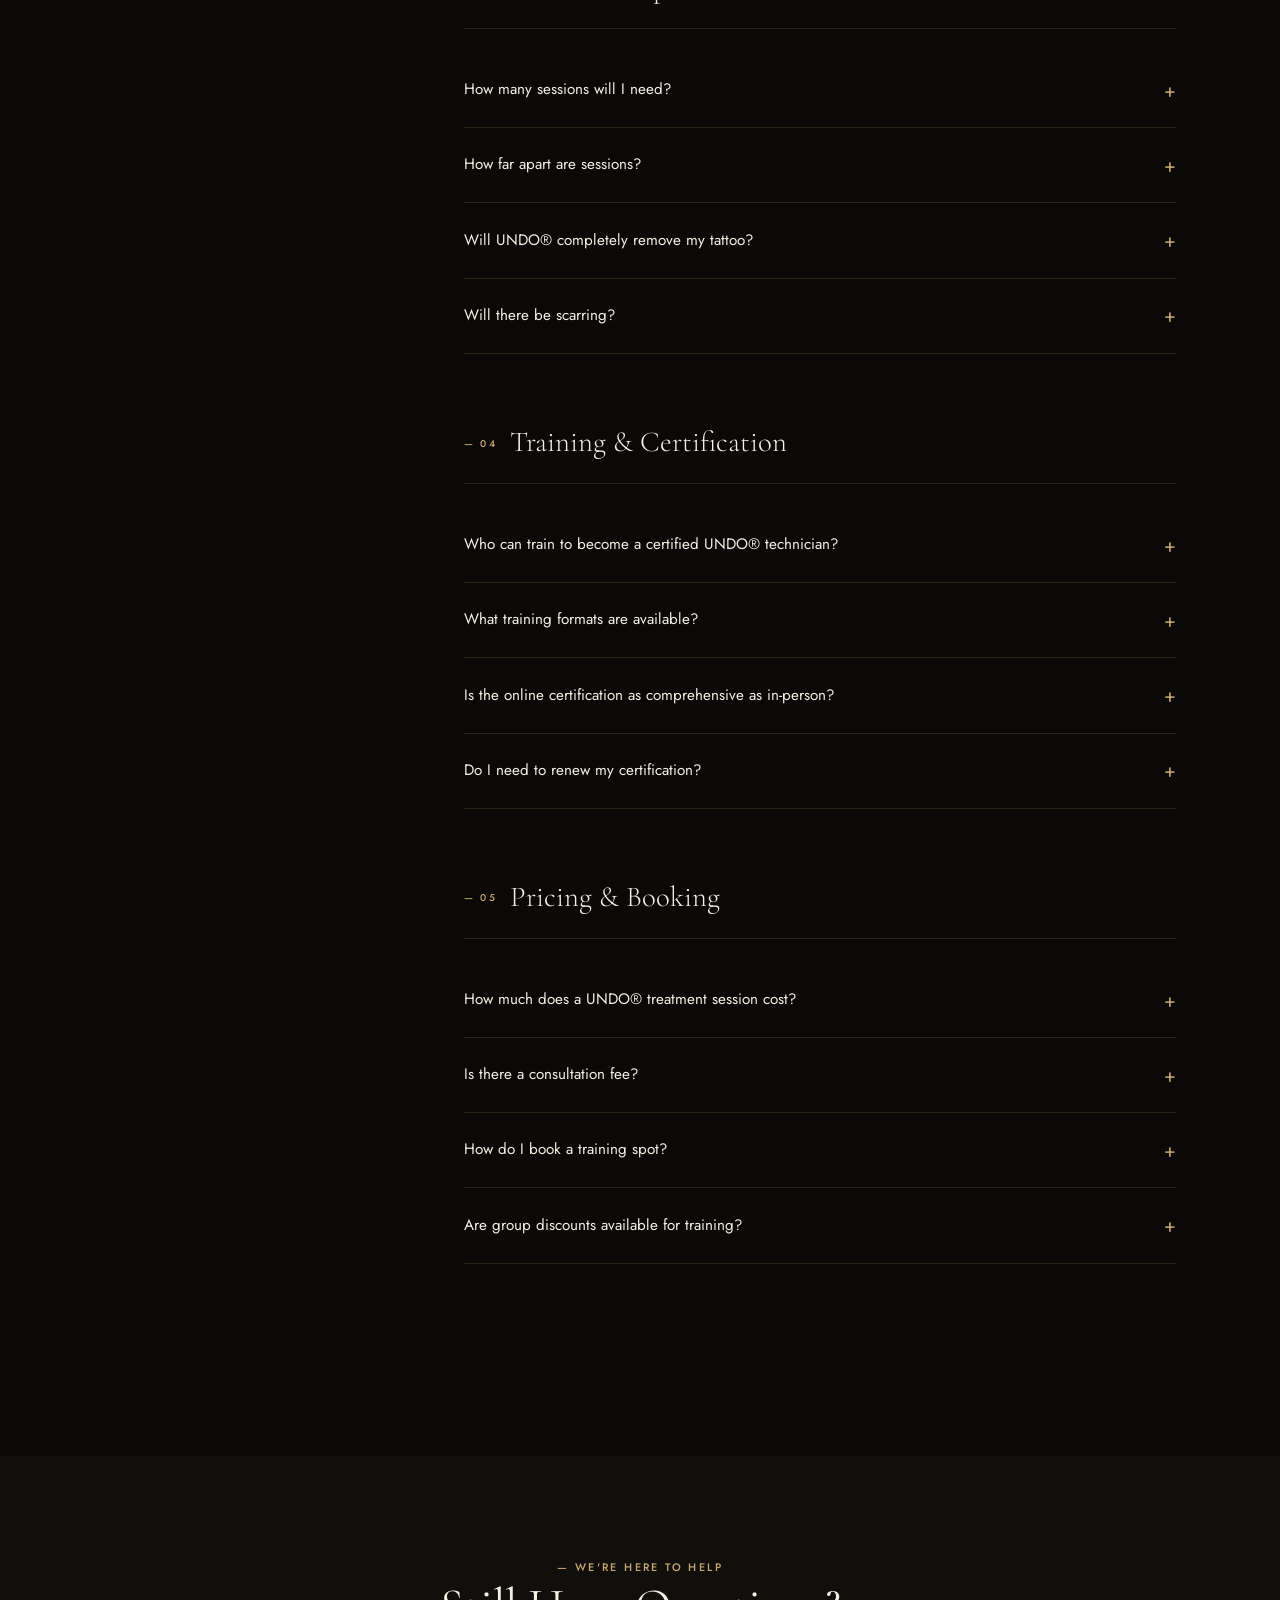
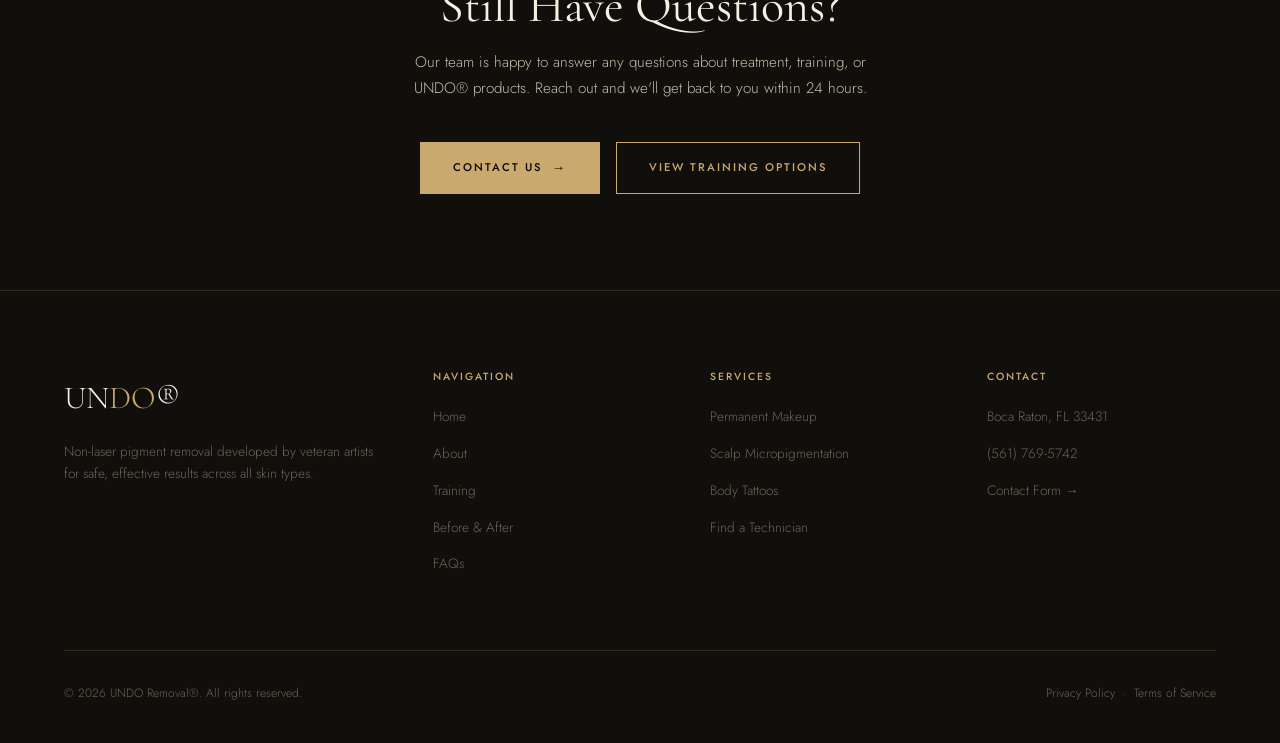
<file: faq.html>
<!DOCTYPE html>
<html lang="en">
<head>
  <meta charset="UTF-8" />
  <meta name="viewport" content="width=device-width, initial-scale=1.0" />
  <title>FAQs — UNDO® Non-Laser Tattoo Removal</title>
  <link rel="stylesheet" href="styles.css" />
  <style>
    .page-hero {
      padding-top: var(--nav-h); min-height: 50vh;
      display: flex; align-items: flex-end;
      background: radial-gradient(ellipse at 70% 30%, rgba(201,169,110,0.06) 0%, transparent 55%), linear-gradient(160deg, #0A0907 0%, #110F0C 100%);
      position: relative; overflow: hidden;
    }
    .page-hero::after {
      content: 'FAQ'; position: absolute; right: 0; bottom: -3rem;
      font-family: 'Cormorant Garamond', serif; font-size: 18rem; font-weight: 300;
      color: rgba(201,169,110,0.04); pointer-events: none;
    }
    .page-hero-inner { padding: 5rem 5vw; max-width: 1200px; width: 100%; margin: 0 auto; }
    .page-hero h1 { font-size: clamp(3rem,7vw,5.5rem); font-weight: 300; margin-top: 0.8rem; }
    .page-hero h1 em { color: var(--gold); }
    .breadcrumb { font-size: 0.68rem; letter-spacing: 0.18em; text-transform: uppercase; color: var(--muted); margin-bottom: 1rem; }
    .breadcrumb a { color: var(--muted); } .breadcrumb a:hover { color: var(--gold); }
    .breadcrumb span { color: var(--gold); margin: 0 0.5rem; }

    /* ── FAQ SECTION ── */
    .faq-section { padding: 8rem 5vw; max-width: 1200px; margin: 0 auto; }
    .faq-layout { display: grid; grid-template-columns: 280px 1fr; gap: 5rem; align-items: start; }

    /* Sticky sidebar */
    .faq-sidebar { position: sticky; top: calc(var(--nav-h) + 2rem); }
    .faq-sidebar h3 { font-size: 1rem; font-weight: 400; margin-bottom: 1.2rem; font-family: 'Cormorant Garamond', serif; font-size: 1.3rem; }
    .faq-nav { list-style: none; }
    .faq-nav li a {
      display: block; padding: 0.7rem 0;
      font-size: 0.78rem; letter-spacing: 0.06em;
      color: var(--muted); border-bottom: 1px solid var(--border);
      transition: color 0.2s, padding-left 0.2s;
    }
    .faq-nav li a:hover { color: var(--gold); padding-left: 0.5rem; }
    .faq-search {
      margin-bottom: 1.8rem;
    }
    .faq-search input {
      width: 100%; background: var(--bg2); border: 1px solid var(--border);
      color: var(--cream); font-family: 'Jost', sans-serif; font-size: 0.85rem;
      padding: 0.8rem 1rem; outline: none;
    }
    .faq-search input:focus { border-color: var(--gold-dk); }
    .faq-search input::placeholder { color: var(--muted); }

    /* FAQ groups */
    .faq-group { margin-bottom: 4rem; scroll-margin-top: calc(var(--nav-h) + 2rem); }
    .faq-group-title {
      font-family: 'Cormorant Garamond', serif; font-size: 1.8rem;
      margin-bottom: 1.5rem; padding-bottom: 1rem;
      border-bottom: 1px solid var(--border);
      display: flex; align-items: center; gap: 0.8rem;
    }
    .faq-group-title .label { font-size: 0.62rem; margin-top: 0.2rem; }
    .faq-item { border-bottom: 1px solid var(--border); }
    .faq-q {
      display: flex; justify-content: space-between; align-items: center;
      padding: 1.3rem 0; cursor: pointer;
      font-size: 0.95rem; font-weight: 400; color: var(--cream);
      transition: color 0.2s; gap: 1rem;
    }
    .faq-q:hover { color: var(--gold); }
    .faq-icon { font-size: 1.2rem; color: var(--gold); transition: transform 0.3s; flex-shrink: 0; }
    .faq-a {
      font-size: 0.88rem; color: var(--cream-dk); line-height: 1.8;
      max-height: 0; overflow: hidden; transition: max-height 0.4s ease, padding 0.3s;
    }
    .faq-item.open .faq-a { max-height: 400px; padding-bottom: 1.4rem; }
    .faq-item.open .faq-icon { transform: rotate(45deg); }
    .faq-item.open .faq-q { color: var(--gold); }
    .faq-a a { color: var(--gold); text-decoration: underline; text-underline-offset: 3px; }

    /* not found */
    .no-results { text-align: center; padding: 3rem 0; color: var(--muted); display: none; }

    /* ── STILL HAVE QUESTIONS ── */
    .still-questions { background: var(--bg2); padding: 6rem 5vw; text-align: center; }
    .still-questions h2 { font-size: clamp(2rem,4vw,3rem); }
    .still-questions p { font-size: 0.95rem; color: var(--cream-dk); margin: 1rem auto 2.5rem; max-width: 500px; }

    @media (max-width: 900px) {
      .faq-layout { grid-template-columns: 1fr; }
      .faq-sidebar { position: static; }
    }
  </style>
</head>
<body>

<nav id="navbar">
  <a class="nav-logo" href="index.html">UN<span>DO</span></a>
  <ul class="nav-links">
    <li><a href="index.html">Home</a></li><li><a href="about.html">About</a></li>
    <li><a href="training.html">Training</a></li><li><a href="gallery.html">Before & After</a></li>
    <li><a href="faq.html" class="active">FAQs</a></li>
    <li><a href="contact.html" class="nav-cta">Contact Us</a></li>
  </ul>
  <div class="hamburger" id="hamburger"><span></span><span></span><span></span></div>
</nav>
<div class="mobile-menu" id="mobileMenu">
  <button class="mobile-close" id="mobileClose">✕</button>
  <a href="index.html">Home</a><a href="about.html">About</a><a href="training.html">Training</a>
  <a href="gallery.html">Before & After</a><a href="faq.html">FAQs</a><a href="contact.html">Contact</a>
</div>

<section class="page-hero">
  <div class="page-hero-inner">
    <div class="breadcrumb animate-fadeup"><a href="index.html">Home</a><span>›</span>FAQs</div>
    <span class="label animate-fadeup delay-1">Common Questions</span>
    <h1 class="animate-fadeup delay-2">Frequently Asked <em>Questions</em></h1>
  </div>
</section>

<section class="faq-section">
  <div class="faq-layout">
    <!-- SIDEBAR -->
    <aside class="faq-sidebar reveal">
      <div class="faq-search">
        <input type="text" id="faqSearch" placeholder="Search questions…" />
      </div>
      <h3>Jump to Section</h3>
      <ul class="faq-nav">
        <li><a href="#general">General Questions</a></li>
        <li><a href="#treatment">Treatment & Safety</a></li>
        <li><a href="#results">Results & Expectations</a></li>
        <li><a href="#training">Training & Certification</a></li>
        <li><a href="#pricing">Pricing & Booking</a></li>
      </ul>
    </aside>

    <!-- FAQ CONTENT -->
    <div id="faqContent">

      <!-- GENERAL -->
      <div class="faq-group reveal" id="general">
        <div class="faq-group-title"><span class="label">01</span>General Questions</div>
        <div class="faq-item">
          <div class="faq-q">What is UNDO® Non-Laser Tattoo Removal?<span class="faq-icon">+</span></div>
          <div class="faq-a">UNDO® is a patent-pending, multi-step non-laser pigment removal system formulated with natural ingredients. It safely removes unwanted permanent makeup, scalp micropigmentation, and small to medium body tattoos — without the burns, scarring, or downtime associated with laser treatment.</div>
        </div>
        <div class="faq-item">
          <div class="faq-q">How is UNDO® different from laser removal?<span class="faq-icon">+</span></div>
          <div class="faq-a">Laser removal uses concentrated heat energy to shatter ink particles, which can cause burns, scarring, and hypopigmentation — especially on darker skin tones. UNDO® uses a natural chemical process to draw pigment out of the skin, avoiding heat damage entirely. It also works safely in delicate areas like around the eyes where laser is too risky.</div>
        </div>
        <div class="faq-item">
          <div class="faq-q">Who developed UNDO®?<span class="faq-icon">+</span></div>
          <div class="faq-a">UNDO® was developed by veteran permanent makeup and tattoo artists who saw a need for a safer, more effective alternative to laser removal. The formula was refined over several years of testing with clients across diverse skin types and ink colors.</div>
        </div>
        <div class="faq-item">
          <div class="faq-q">Is UNDO® available in my country?<span class="faq-icon">+</span></div>
          <div class="faq-a">UNDO® is currently available across the USA and Canada through our certified technician network. We are actively expanding globally — <a href="contact.html">contact us</a> to inquire about availability in your region or to become a distributor.</div>
        </div>
      </div>

      <!-- TREATMENT & SAFETY -->
      <div class="faq-group reveal" id="treatment">
        <div class="faq-group-title"><span class="label">02</span>Treatment & Safety</div>
        <div class="faq-item">
          <div class="faq-q">Is UNDO® safe for all skin types?<span class="faq-icon">+</span></div>
          <div class="faq-a">Yes. UNDO® is formulated to work safely across all skin types and tones. Unlike laser, it does not pose the same risk of hypopigmentation on deeper skin tones. It is also safe for use in delicate areas such as around the eyes.</div>
        </div>
        <div class="faq-item">
          <div class="faq-q">Does UNDO® work on all ink colors?<span class="faq-icon">+</span></div>
          <div class="faq-a">Yes. UNDO® is effective on a wide range of ink and pigment colors. During your consultation, your certified technician will assess your specific ink type and color to set appropriate expectations for your treatment plan.</div>
        </div>
        <div class="faq-item">
          <div class="faq-q">Is the treatment painful?<span class="faq-icon">+</span></div>
          <div class="faq-a">Most clients describe UNDO® treatment as mildly uncomfortable — similar to getting the original tattoo. A topical numbing cream is applied before treatment to maximize your comfort. There is typically some redness and mild swelling in the days following treatment, which resolves with proper aftercare.</div>
        </div>
        <div class="faq-item">
          <div class="faq-q">Who should NOT receive UNDO® treatment?<span class="faq-icon">+</span></div>
          <div class="faq-a">UNDO® is not suitable for individuals who are pregnant or nursing, diabetic, taking blood thinners or prescription acne medication (such as Accutane), undergoing chemotherapy, have major heart problems, or have active skin irritations near the treatment area. A full health consultation is conducted before any treatment.</div>
        </div>
        <div class="faq-item">
          <div class="faq-q">What is the downtime after treatment?<span class="faq-icon">+</span></div>
          <div class="faq-a">Most clients experience 7–14 days of healing after each session, during which the treated area will scab and heal. Clients should avoid sun exposure, swimming, and any skincare products on the treated area during healing. Your technician will provide detailed aftercare instructions.</div>
        </div>
      </div>

      <!-- RESULTS -->
      <div class="faq-group reveal" id="results">
        <div class="faq-group-title"><span class="label">03</span>Results & Expectations</div>
        <div class="faq-item">
          <div class="faq-q">How many sessions will I need?<span class="faq-icon">+</span></div>
          <div class="faq-a">The number of sessions varies depending on the type of ink, the depth of application, the treatment area, and individual healing. Most clients see significant lightening in 2–4 sessions, with full removal typically achieved in 4–8 sessions. Permanent makeup often takes fewer sessions than body tattoos due to shallower ink placement.</div>
        </div>
        <div class="faq-item">
          <div class="faq-q">How far apart are sessions?<span class="faq-icon">+</span></div>
          <div class="faq-a">Sessions are typically spaced 6–8 weeks apart to allow the skin to fully heal between treatments. Rushing sessions can compromise results and increase the risk of complications.</div>
        </div>
        <div class="faq-item">
          <div class="faq-q">Will UNDO® completely remove my tattoo?<span class="faq-icon">+</span></div>
          <div class="faq-a">In most cases, yes — complete removal is achievable. However, results vary based on ink type, color, depth, and individual skin factors. Some clients achieve complete removal while others achieve significant lightening that allows for coverup work. Your technician will give you realistic expectations during your consultation.</div>
        </div>
        <div class="faq-item">
          <div class="faq-q">Will there be scarring?<span class="faq-icon">+</span></div>
          <div class="faq-a">When performed by a certified UNDO® technician and proper aftercare is followed, scarring is extremely rare. UNDO® is specifically designed to minimize tissue trauma. Following your aftercare instructions carefully is critical to achieving the best outcome.</div>
        </div>
      </div>

      <!-- TRAINING -->
      <div class="faq-group reveal" id="training">
        <div class="faq-group-title"><span class="label">04</span>Training & Certification</div>
        <div class="faq-item">
          <div class="faq-q">Who can train to become a certified UNDO® technician?<span class="faq-icon">+</span></div>
          <div class="faq-a">UNDO® training is open to licensed permanent makeup artists, tattoo artists, estheticians, and medical professionals. No prior removal experience is necessary. All students must hold an active professional license in their applicable field.</div>
        </div>
        <div class="faq-item">
          <div class="faq-q">What training formats are available?<span class="faq-icon">+</span></div>
          <div class="faq-a">We offer a 2-day in-person Masterclass at our Boca Raton, Florida location, and a self-paced Online Masterclass with lifetime access. Both programs lead to official UNDO® certification. See our <a href="training.html">Training page</a> for full details.</div>
        </div>
        <div class="faq-item">
          <div class="faq-q">Is the online certification as comprehensive as in-person?<span class="faq-icon">+</span></div>
          <div class="faq-a">The online curriculum covers the same theoretical content as the in-person program. The key difference is that in-person training includes live model practice sessions and a starter kit. Many students choose the online format first and attend an in-person workshop later for hands-on practice.</div>
        </div>
        <div class="faq-item">
          <div class="faq-q">Do I need to renew my certification?<span class="faq-icon">+</span></div>
          <div class="faq-a">UNDO® certification does not expire, but we recommend attending refresher workshops when available as the formula and protocols are periodically updated. All certified technicians receive notifications about updates through our community platform.</div>
        </div>
      </div>

      <!-- PRICING -->
      <div class="faq-group reveal" id="pricing">
        <div class="faq-group-title"><span class="label">05</span>Pricing & Booking</div>
        <div class="faq-item">
          <div class="faq-q">How much does a UNDO® treatment session cost?<span class="faq-icon">+</span></div>
          <div class="faq-a">Session pricing varies by technician and location. Most UNDO® practitioners charge between $150–$400 per session depending on the size of the treatment area and region. Use our Find a Technician tool to connect with a certified practitioner near you and ask about their pricing.</div>
        </div>
        <div class="faq-item">
          <div class="faq-q">Is there a consultation fee?<span class="faq-icon">+</span></div>
          <div class="faq-a">Consultation policies vary by technician. Some offer free initial consultations while others charge a small fee that is often credited toward your first treatment. Contact your chosen technician directly for their specific policy.</div>
        </div>
        <div class="faq-item">
          <div class="faq-q">How do I book a training spot?<span class="faq-icon">+</span></div>
          <div class="faq-a">You can enroll in online training directly through our website. For in-person training, please visit our <a href="contact.html">Contact page</a> to inquire about upcoming dates and availability. In-person courses have limited seats and fill quickly.</div>
        </div>
        <div class="faq-item">
          <div class="faq-q">Are group discounts available for training?<span class="faq-icon">+</span></div>
          <div class="faq-a">Yes — studios enrolling 3 or more technicians are eligible for group discounts. Contact us directly for a custom group enrollment quote.</div>
        </div>
      </div>

      <div class="no-results" id="noResults">No questions match your search. <a href="contact.html" style="color:var(--gold)">Ask us directly →</a></div>
    </div>
  </div>
</section>

<!-- STILL QUESTIONS -->
<section class="still-questions">
  <span class="label reveal">We're Here to Help</span>
  <h2 class="reveal">Still Have Questions?</h2>
  <p class="reveal">Our team is happy to answer any questions about treatment, training, or UNDO® products. Reach out and we'll get back to you within 24 hours.</p>
  <div class="reveal" style="display:flex;gap:1rem;justify-content:center;flex-wrap:wrap;">
    <a href="contact.html" class="btn btn-solid btn-arrow">Contact Us</a>
    <a href="training.html" class="btn">View Training Options</a>
  </div>
</section>

<footer>
  <div class="footer-grid">
    <div><div class="footer-logo">UN<span>DO</span>®</div><p class="footer-tagline">Non-laser pigment removal developed by veteran artists for safe, effective results across all skin types.</p></div>
    <div class="footer-col"><h4>Navigation</h4><ul>
      <li><a href="index.html">Home</a></li><li><a href="about.html">About</a></li>
      <li><a href="training.html">Training</a></li><li><a href="gallery.html">Before & After</a></li>
      <li><a href="faq.html">FAQs</a></li>
    </ul></div>
    <div class="footer-col"><h4>Services</h4><ul>
      <li><a href="#">Permanent Makeup</a></li><li><a href="#">Scalp Micropigmentation</a></li>
      <li><a href="#">Body Tattoos</a></li><li><a href="#">Find a Technician</a></li>
    </ul></div>
    <div class="footer-col"><h4>Contact</h4><ul>
      <li><a href="#">Boca Raton, FL 33431</a></li>
      <li><a href="tel:5617695742">(561) 769-5742</a></li>
      <li><a href="contact.html">Contact Form →</a></li>
    </ul></div>
  </div>
  <div class="footer-bottom">
    <span>© 2026 UNDO Removal®. All rights reserved.</span>
    <span>Privacy Policy &nbsp;·&nbsp; Terms of Service</span>
  </div>
</footer>

<script>
  const navbar = document.getElementById('navbar');
  window.addEventListener('scroll', () => navbar.classList.toggle('scrolled', window.scrollY > 40));
  document.getElementById('hamburger').addEventListener('click', () => document.getElementById('mobileMenu').classList.add('open'));
  document.getElementById('mobileClose').addEventListener('click', () => document.getElementById('mobileMenu').classList.remove('open'));
  const observer = new IntersectionObserver(entries => entries.forEach(e => { if (e.isIntersecting) e.target.classList.add('visible'); }), { threshold: 0.08 });
  document.querySelectorAll('.reveal').forEach(el => observer.observe(el));

  // Accordion
  document.querySelectorAll('.faq-q').forEach(q => {
    q.addEventListener('click', () => {
      const item = q.closest('.faq-item');
      const isOpen = item.classList.contains('open');
      document.querySelectorAll('.faq-item').forEach(i => i.classList.remove('open'));
      if (!isOpen) item.classList.add('open');
    });
  });

  // Search
  document.getElementById('faqSearch').addEventListener('input', function () {
    const val = this.value.toLowerCase().trim();
    let anyVisible = false;
    document.querySelectorAll('.faq-item').forEach(item => {
      const text = item.textContent.toLowerCase();
      const match = !val || text.includes(val);
      item.style.display = match ? '' : 'none';
      if (match) anyVisible = true;
    });
    document.querySelectorAll('.faq-group').forEach(g => {
      const visible = [...g.querySelectorAll('.faq-item')].some(i => i.style.display !== 'none');
      g.style.display = visible ? '' : 'none';
    });
    document.getElementById('noResults').style.display = anyVisible ? 'none' : 'block';
  });
</script>
</body>
</html>
</file>
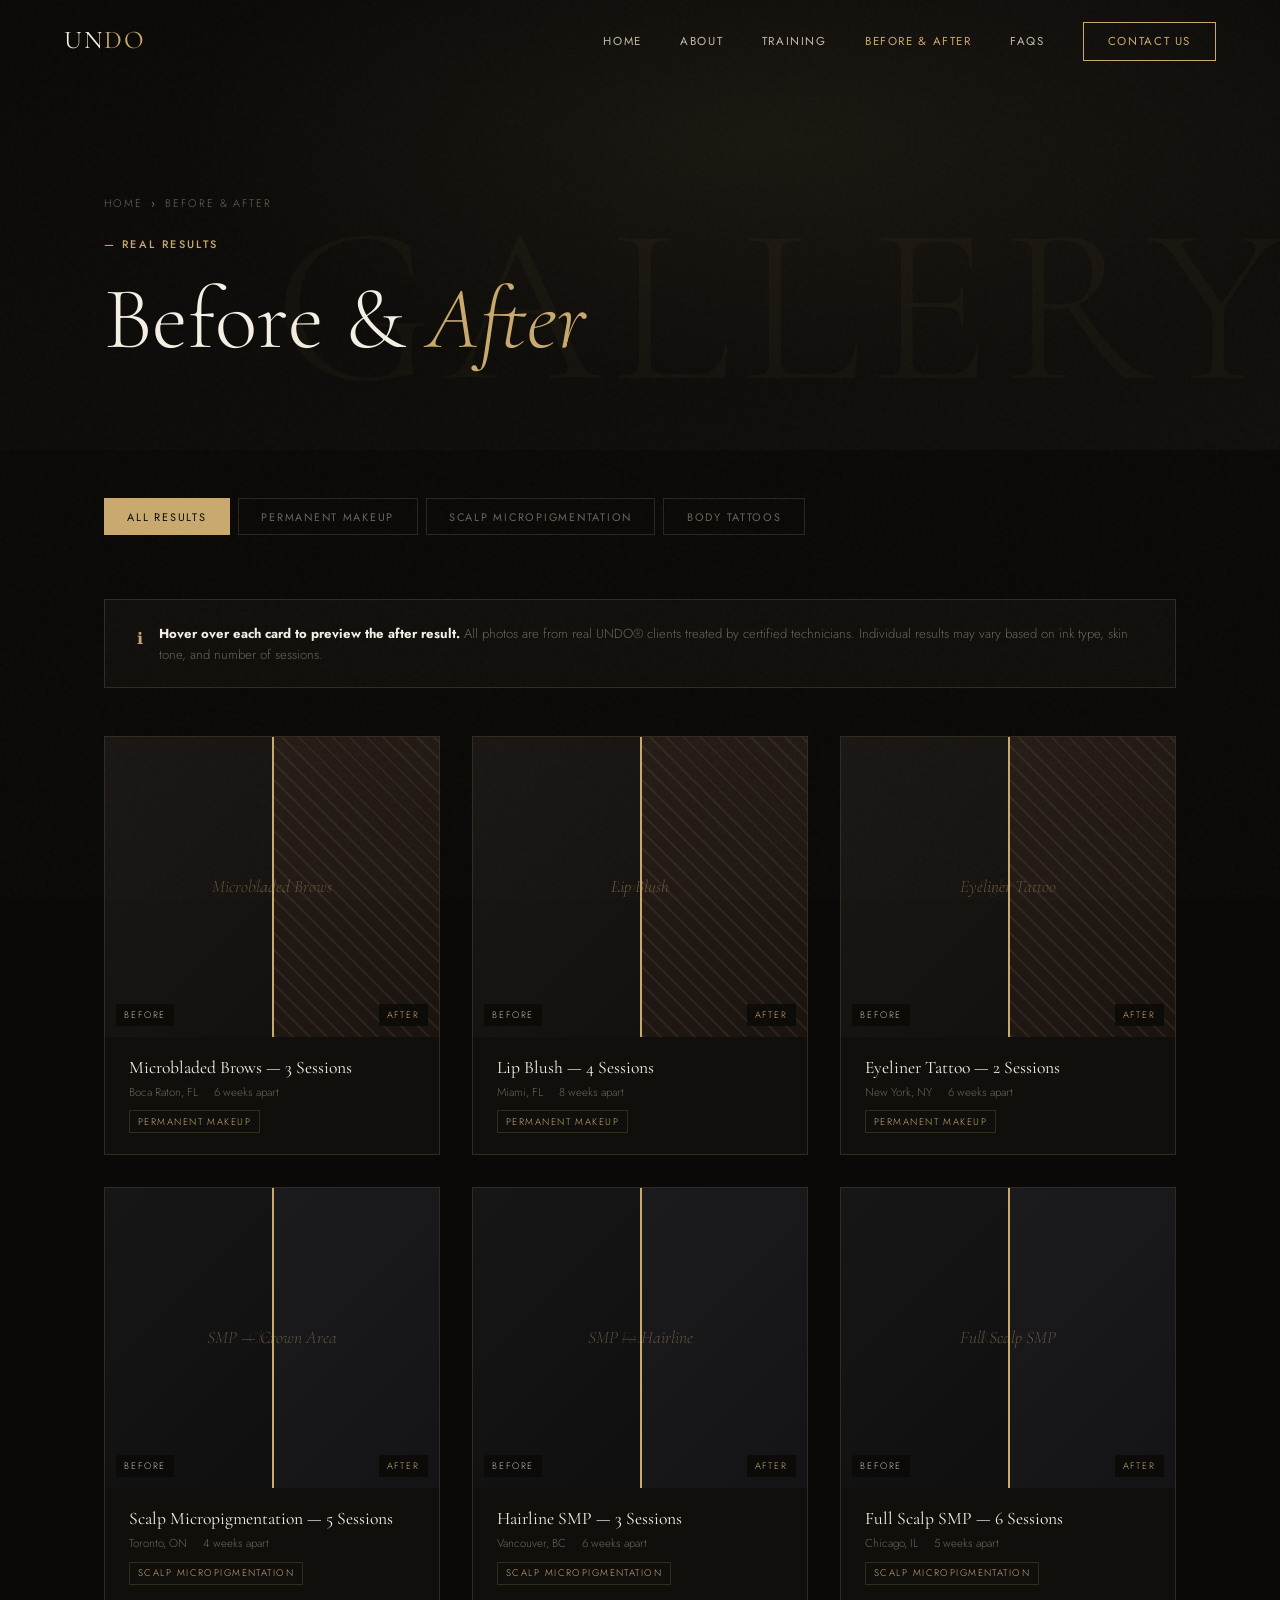
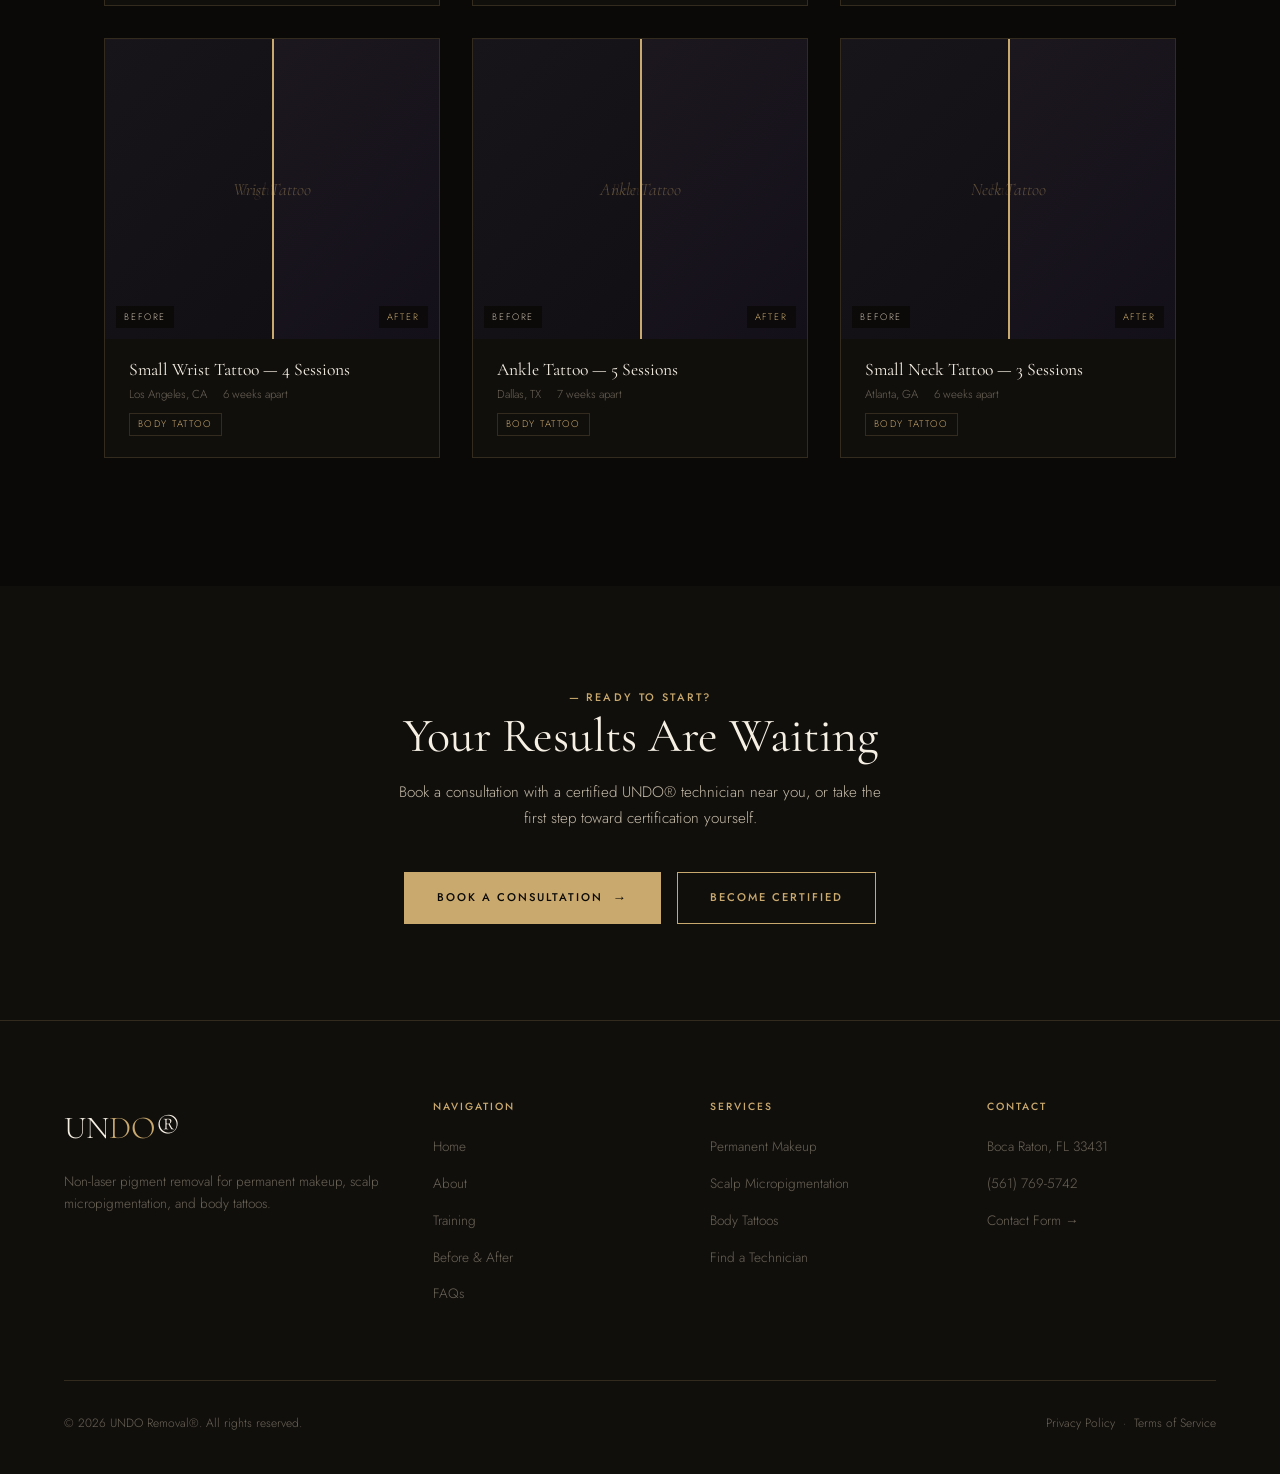
<file: gallery.html>
<!DOCTYPE html>
<html lang="en">
<head>
  <meta charset="UTF-8" />
  <meta name="viewport" content="width=device-width, initial-scale=1.0" />
  <title>Before & After Gallery — UNDO® Removal</title>
  <link rel="stylesheet" href="styles.css" />
  <style>
    .page-hero {
      padding-top: var(--nav-h);
      min-height: 50vh;
      display: flex; align-items: flex-end;
      background: radial-gradient(ellipse at 60% 30%, rgba(201,169,110,0.07) 0%, transparent 55%), linear-gradient(160deg, #0A0907 0%, #110F0C 100%);
      position: relative; overflow: hidden;
    }
    .page-hero::after {
      content: 'GALLERY'; position: absolute; right: -1rem; bottom: -3rem;
      font-family: 'Cormorant Garamond', serif; font-size: 14rem; font-weight: 300;
      color: rgba(201,169,110,0.04); pointer-events: none; letter-spacing: 0.05em;
    }
    .page-hero-inner { padding: 5rem 5vw; max-width: 1200px; width: 100%; margin: 0 auto; }
    .page-hero h1 { font-size: clamp(3rem,7vw,5.5rem); font-weight: 300; margin-top: 0.8rem; }
    .page-hero h1 em { color: var(--gold); }
    .breadcrumb { font-size: 0.68rem; letter-spacing: 0.18em; text-transform: uppercase; color: var(--muted); margin-bottom: 1rem; }
    .breadcrumb a { color: var(--muted); } .breadcrumb a:hover { color: var(--gold); }
    .breadcrumb span { color: var(--gold); margin: 0 0.5rem; }

    /* ── FILTER TABS ── */
    .filter-section { padding: 3rem 5vw 0; max-width: 1200px; margin: 0 auto; }
    .filter-tabs { display: flex; gap: 0.5rem; flex-wrap: wrap; }
    .filter-btn {
      font-size: 0.68rem; letter-spacing: 0.16em; text-transform: uppercase;
      padding: 0.6rem 1.4rem; border: 1px solid var(--border);
      color: var(--muted); background: transparent; cursor: pointer;
      transition: all 0.25s; font-family: 'Jost', sans-serif;
    }
    .filter-btn:hover, .filter-btn.active { border-color: var(--gold); color: var(--gold); }
    .filter-btn.active { background: var(--gold); color: var(--bg); }

    /* ── GALLERY GRID ── */
    .gallery-section { padding: 4rem 5vw 8rem; max-width: 1200px; margin: 0 auto; }
    .gallery-grid {
      display: grid;
      grid-template-columns: repeat(3, 1fr);
      gap: 2rem;
    }
    .gallery-item {
      position: relative; overflow: hidden;
      background: var(--bg2); border: 1px solid var(--border);
      cursor: pointer;
      transition: border-color var(--transition), transform var(--transition);
    }
    .gallery-item:hover { border-color: rgba(201,169,110,0.4); transform: translateY(-4px); }
    /* Simulated before/after using CSS gradients */
    .ba-container {
      position: relative;
      height: 300px;
      overflow: hidden;
    }
    .ba-before, .ba-after {
      position: absolute; inset: 0;
      display: flex; align-items: center; justify-content: center;
    }
    .ba-before { background: var(--bg3); }
    .ba-after {
      clip-path: inset(0 50% 0 0);
      transition: clip-path 0.4s ease;
    }
    .gallery-item:hover .ba-after { clip-path: inset(0 0% 0 0); }
    .ba-divider {
      position: absolute; left: 50%; top: 0; bottom: 0;
      width: 2px; background: var(--gold);
      transition: left 0.4s ease;
      z-index: 3;
    }
    .gallery-item:hover .ba-divider { left: 100%; }
    .ba-label {
      position: absolute; bottom: 0.7rem;
      font-size: 0.58rem; letter-spacing: 0.2em; text-transform: uppercase;
      background: rgba(10,9,7,0.8); color: var(--cream-dk);
      padding: 0.2rem 0.5rem;
      z-index: 4;
    }
    .ba-label.before-lbl { left: 0.7rem; }
    .ba-label.after-lbl { right: 0.7rem; color: var(--gold); }
    /* Color-coded placeholders per category */
    .cat-pmu .ba-before { background: linear-gradient(135deg, #2a1f1a 0%, #1a1410 100%); }
    .cat-pmu .ba-after { background: linear-gradient(135deg, #1a1714 0%, #110F0C 100%); }
    .cat-smp .ba-before { background: linear-gradient(135deg, #1e1e20 0%, #141416 100%); }
    .cat-smp .ba-after { background: linear-gradient(135deg, #161617 0%, #0d0d0e 100%); }
    .cat-body .ba-before { background: linear-gradient(135deg, #1f1a20 0%, #14101a 100%); }
    .cat-body .ba-after { background: linear-gradient(135deg, #17141a 0%, #100d12 100%); }
    /* Pattern overlays */
    .ba-before::before, .ba-after::before {
      content: '';
      position: absolute; inset: 0;
      opacity: 0.6;
    }
    .cat-pmu .ba-before::before {
      background: repeating-linear-gradient(45deg, rgba(201,169,110,0.15) 0, rgba(201,169,110,0.15) 2px, transparent 2px, transparent 12px);
    }
    .ba-visual-text {
      font-family: 'Cormorant Garamond', serif;
      font-size: 1.1rem; font-style: italic;
      color: rgba(201,169,110,0.4);
      z-index: 2; position: relative;
    }
    .ba-visual-fade {
      font-family: 'Cormorant Garamond', serif;
      font-size: 1.1rem; font-style: italic;
      color: rgba(201,169,110,0.15);
      z-index: 2; position: relative;
    }
    .gallery-info { padding: 1.3rem 1.5rem; }
    .gallery-info h4 { font-family: 'Cormorant Garamond',serif; font-size: 1.1rem; margin-bottom: 0.3rem; }
    .gallery-info .meta {
      font-size: 0.72rem; color: var(--muted);
      display: flex; gap: 1rem;
    }
    .meta-tag {
      display: inline-block; font-size: 0.6rem; letter-spacing: 0.15em;
      text-transform: uppercase; color: var(--gold);
      border: 1px solid var(--border); padding: 0.15rem 0.5rem;
      margin-top: 0.5rem;
    }

    /* ── NOTE BANNER ── */
    .note-banner {
      background: var(--bg2); border: 1px solid var(--border);
      padding: 1.4rem 2rem; margin-bottom: 3rem;
      display: flex; gap: 1rem; align-items: flex-start;
    }
    .note-banner p { font-size: 0.82rem; color: var(--muted); line-height: 1.6; }
    .note-icon { color: var(--gold); font-size: 1rem; flex-shrink: 0; padding-top: 0.15rem; }

    /* ── CTA ── */
    .gallery-cta { background: var(--bg2); padding: 6rem 5vw; text-align: center; }
    .gallery-cta h2 { font-size: clamp(2rem,4vw,3rem); }
    .gallery-cta p { font-size: 0.95rem; color: var(--cream-dk); margin: 1rem auto 2.5rem; max-width: 500px; }

    @media (max-width: 900px) { .gallery-grid { grid-template-columns: 1fr 1fr; } }
    @media (max-width: 600px) { .gallery-grid { grid-template-columns: 1fr; } }
  </style>
</head>
<body>

<nav id="navbar">
  <a class="nav-logo" href="index.html">UN<span>DO</span></a>
  <ul class="nav-links">
    <li><a href="index.html">Home</a></li><li><a href="about.html">About</a></li>
    <li><a href="training.html">Training</a></li>
    <li><a href="gallery.html" class="active">Before & After</a></li>
    <li><a href="faq.html">FAQs</a></li>
    <li><a href="contact.html" class="nav-cta">Contact Us</a></li>
  </ul>
  <div class="hamburger" id="hamburger"><span></span><span></span><span></span></div>
</nav>
<div class="mobile-menu" id="mobileMenu">
  <button class="mobile-close" id="mobileClose">✕</button>
  <a href="index.html">Home</a><a href="about.html">About</a><a href="training.html">Training</a>
  <a href="gallery.html">Before & After</a><a href="faq.html">FAQs</a><a href="contact.html">Contact</a>
</div>

<section class="page-hero">
  <div class="page-hero-inner">
    <div class="breadcrumb animate-fadeup"><a href="index.html">Home</a><span>›</span>Before & After</div>
    <span class="label animate-fadeup delay-1">Real Results</span>
    <h1 class="animate-fadeup delay-2">Before &amp; <em>After</em></h1>
  </div>
</section>

<!-- FILTERS -->
<div class="filter-section reveal">
  <div class="filter-tabs">
    <button class="filter-btn active" data-filter="all">All Results</button>
    <button class="filter-btn" data-filter="pmu">Permanent Makeup</button>
    <button class="filter-btn" data-filter="smp">Scalp Micropigmentation</button>
    <button class="filter-btn" data-filter="body">Body Tattoos</button>
  </div>
</div>

<!-- GALLERY -->
<section class="gallery-section">
  <div class="note-banner reveal">
    <div class="note-icon">ℹ</div>
    <p><strong style="color:var(--cream);">Hover over each card to preview the after result.</strong> All photos are from real UNDO® clients treated by certified technicians. Individual results may vary based on ink type, skin tone, and number of sessions.</p>
  </div>

  <div class="gallery-grid" id="galleryGrid">

    <!-- PMU items -->
    <div class="gallery-item cat-pmu reveal" data-cat="pmu">
      <div class="ba-container">
        <div class="ba-before"><div class="ba-visual-text">Microbladed Brows</div></div>
        <div class="ba-after"><div class="ba-visual-fade">Faded</div></div>
        <div class="ba-divider"></div>
        <span class="ba-label before-lbl">Before</span>
        <span class="ba-label after-lbl">After</span>
      </div>
      <div class="gallery-info">
        <h4>Microbladed Brows — 3 Sessions</h4>
        <div class="meta"><span>Boca Raton, FL</span><span>6 weeks apart</span></div>
        <div><span class="meta-tag">Permanent Makeup</span></div>
      </div>
    </div>

    <div class="gallery-item cat-pmu reveal delay-1" data-cat="pmu">
      <div class="ba-container">
        <div class="ba-before"><div class="ba-visual-text">Lip Blush</div></div>
        <div class="ba-after"><div class="ba-visual-fade">Removed</div></div>
        <div class="ba-divider"></div>
        <span class="ba-label before-lbl">Before</span>
        <span class="ba-label after-lbl">After</span>
      </div>
      <div class="gallery-info">
        <h4>Lip Blush — 4 Sessions</h4>
        <div class="meta"><span>Miami, FL</span><span>8 weeks apart</span></div>
        <div><span class="meta-tag">Permanent Makeup</span></div>
      </div>
    </div>

    <div class="gallery-item cat-pmu reveal delay-2" data-cat="pmu">
      <div class="ba-container">
        <div class="ba-before"><div class="ba-visual-text">Eyeliner Tattoo</div></div>
        <div class="ba-after"><div class="ba-visual-fade">Lightened</div></div>
        <div class="ba-divider"></div>
        <span class="ba-label before-lbl">Before</span>
        <span class="ba-label after-lbl">After</span>
      </div>
      <div class="gallery-info">
        <h4>Eyeliner Tattoo — 2 Sessions</h4>
        <div class="meta"><span>New York, NY</span><span>6 weeks apart</span></div>
        <div><span class="meta-tag">Permanent Makeup</span></div>
      </div>
    </div>

    <!-- SMP items -->
    <div class="gallery-item cat-smp reveal" data-cat="smp">
      <div class="ba-container">
        <div class="ba-before"><div class="ba-visual-text">SMP — Crown Area</div></div>
        <div class="ba-after"><div class="ba-visual-fade">Cleared</div></div>
        <div class="ba-divider"></div>
        <span class="ba-label before-lbl">Before</span>
        <span class="ba-label after-lbl">After</span>
      </div>
      <div class="gallery-info">
        <h4>Scalp Micropigmentation — 5 Sessions</h4>
        <div class="meta"><span>Toronto, ON</span><span>4 weeks apart</span></div>
        <div><span class="meta-tag">Scalp Micropigmentation</span></div>
      </div>
    </div>

    <div class="gallery-item cat-smp reveal delay-1" data-cat="smp">
      <div class="ba-container">
        <div class="ba-before"><div class="ba-visual-text">SMP — Hairline</div></div>
        <div class="ba-after"><div class="ba-visual-fade">Faded</div></div>
        <div class="ba-divider"></div>
        <span class="ba-label before-lbl">Before</span>
        <span class="ba-label after-lbl">After</span>
      </div>
      <div class="gallery-info">
        <h4>Hairline SMP — 3 Sessions</h4>
        <div class="meta"><span>Vancouver, BC</span><span>6 weeks apart</span></div>
        <div><span class="meta-tag">Scalp Micropigmentation</span></div>
      </div>
    </div>

    <div class="gallery-item cat-smp reveal delay-2" data-cat="smp">
      <div class="ba-container">
        <div class="ba-before"><div class="ba-visual-text">Full Scalp SMP</div></div>
        <div class="ba-after"><div class="ba-visual-fade">Removed</div></div>
        <div class="ba-divider"></div>
        <span class="ba-label before-lbl">Before</span>
        <span class="ba-label after-lbl">After</span>
      </div>
      <div class="gallery-info">
        <h4>Full Scalp SMP — 6 Sessions</h4>
        <div class="meta"><span>Chicago, IL</span><span>5 weeks apart</span></div>
        <div><span class="meta-tag">Scalp Micropigmentation</span></div>
      </div>
    </div>

    <!-- Body tattoo items -->
    <div class="gallery-item cat-body reveal" data-cat="body">
      <div class="ba-container">
        <div class="ba-before"><div class="ba-visual-text">Wrist Tattoo</div></div>
        <div class="ba-after"><div class="ba-visual-fade">Lightened</div></div>
        <div class="ba-divider"></div>
        <span class="ba-label before-lbl">Before</span>
        <span class="ba-label after-lbl">After</span>
      </div>
      <div class="gallery-info">
        <h4>Small Wrist Tattoo — 4 Sessions</h4>
        <div class="meta"><span>Los Angeles, CA</span><span>6 weeks apart</span></div>
        <div><span class="meta-tag">Body Tattoo</span></div>
      </div>
    </div>

    <div class="gallery-item cat-body reveal delay-1" data-cat="body">
      <div class="ba-container">
        <div class="ba-before"><div class="ba-visual-text">Ankle Tattoo</div></div>
        <div class="ba-after"><div class="ba-visual-fade">Removed</div></div>
        <div class="ba-divider"></div>
        <span class="ba-label before-lbl">Before</span>
        <span class="ba-label after-lbl">After</span>
      </div>
      <div class="gallery-info">
        <h4>Ankle Tattoo — 5 Sessions</h4>
        <div class="meta"><span>Dallas, TX</span><span>7 weeks apart</span></div>
        <div><span class="meta-tag">Body Tattoo</span></div>
      </div>
    </div>

    <div class="gallery-item cat-body reveal delay-2" data-cat="body">
      <div class="ba-container">
        <div class="ba-before"><div class="ba-visual-text">Neck Tattoo</div></div>
        <div class="ba-after"><div class="ba-visual-fade">Faded</div></div>
        <div class="ba-divider"></div>
        <span class="ba-label before-lbl">Before</span>
        <span class="ba-label after-lbl">After</span>
      </div>
      <div class="gallery-info">
        <h4>Small Neck Tattoo — 3 Sessions</h4>
        <div class="meta"><span>Atlanta, GA</span><span>6 weeks apart</span></div>
        <div><span class="meta-tag">Body Tattoo</span></div>
      </div>
    </div>
  </div>
</section>

<!-- CTA -->
<section class="gallery-cta">
  <span class="label reveal">Ready to Start?</span>
  <h2 class="reveal">Your Results Are Waiting</h2>
  <p class="reveal">Book a consultation with a certified UNDO® technician near you, or take the first step toward certification yourself.</p>
  <div class="reveal" style="display:flex;gap:1rem;justify-content:center;flex-wrap:wrap;">
    <a href="contact.html" class="btn btn-solid btn-arrow">Book a Consultation</a>
    <a href="training.html" class="btn">Become Certified</a>
  </div>
</section>

<footer>
  <div class="footer-grid">
    <div><div class="footer-logo">UN<span>DO</span>®</div><p class="footer-tagline">Non-laser pigment removal for permanent makeup, scalp micropigmentation, and body tattoos.</p></div>
    <div class="footer-col"><h4>Navigation</h4><ul>
      <li><a href="index.html">Home</a></li><li><a href="about.html">About</a></li>
      <li><a href="training.html">Training</a></li><li><a href="gallery.html">Before & After</a></li>
      <li><a href="faq.html">FAQs</a></li>
    </ul></div>
    <div class="footer-col"><h4>Services</h4><ul>
      <li><a href="#">Permanent Makeup</a></li><li><a href="#">Scalp Micropigmentation</a></li>
      <li><a href="#">Body Tattoos</a></li><li><a href="#">Find a Technician</a></li>
    </ul></div>
    <div class="footer-col"><h4>Contact</h4><ul>
      <li><a href="#">Boca Raton, FL 33431</a></li>
      <li><a href="tel:5617695742">(561) 769-5742</a></li>
      <li><a href="contact.html">Contact Form →</a></li>
    </ul></div>
  </div>
  <div class="footer-bottom">
    <span>© 2026 UNDO Removal®. All rights reserved.</span>
    <span>Privacy Policy &nbsp;·&nbsp; Terms of Service</span>
  </div>
</footer>

<script>
  const navbar = document.getElementById('navbar');
  window.addEventListener('scroll', () => navbar.classList.toggle('scrolled', window.scrollY > 40));
  document.getElementById('hamburger').addEventListener('click', () => document.getElementById('mobileMenu').classList.add('open'));
  document.getElementById('mobileClose').addEventListener('click', () => document.getElementById('mobileMenu').classList.remove('open'));
  const observer = new IntersectionObserver(entries => entries.forEach(e => { if (e.isIntersecting) e.target.classList.add('visible'); }), { threshold: 0.1 });
  document.querySelectorAll('.reveal').forEach(el => observer.observe(el));

  // Filter
  document.querySelectorAll('.filter-btn').forEach(btn => {
    btn.addEventListener('click', () => {
      document.querySelectorAll('.filter-btn').forEach(b => b.classList.remove('active'));
      btn.classList.add('active');
      const filter = btn.dataset.filter;
      document.querySelectorAll('.gallery-item').forEach(item => {
        if (filter === 'all' || item.dataset.cat === filter) {
          item.style.display = '';
        } else {
          item.style.display = 'none';
        }
      });
    });
  });
</script>
</body>
</html>
</file>
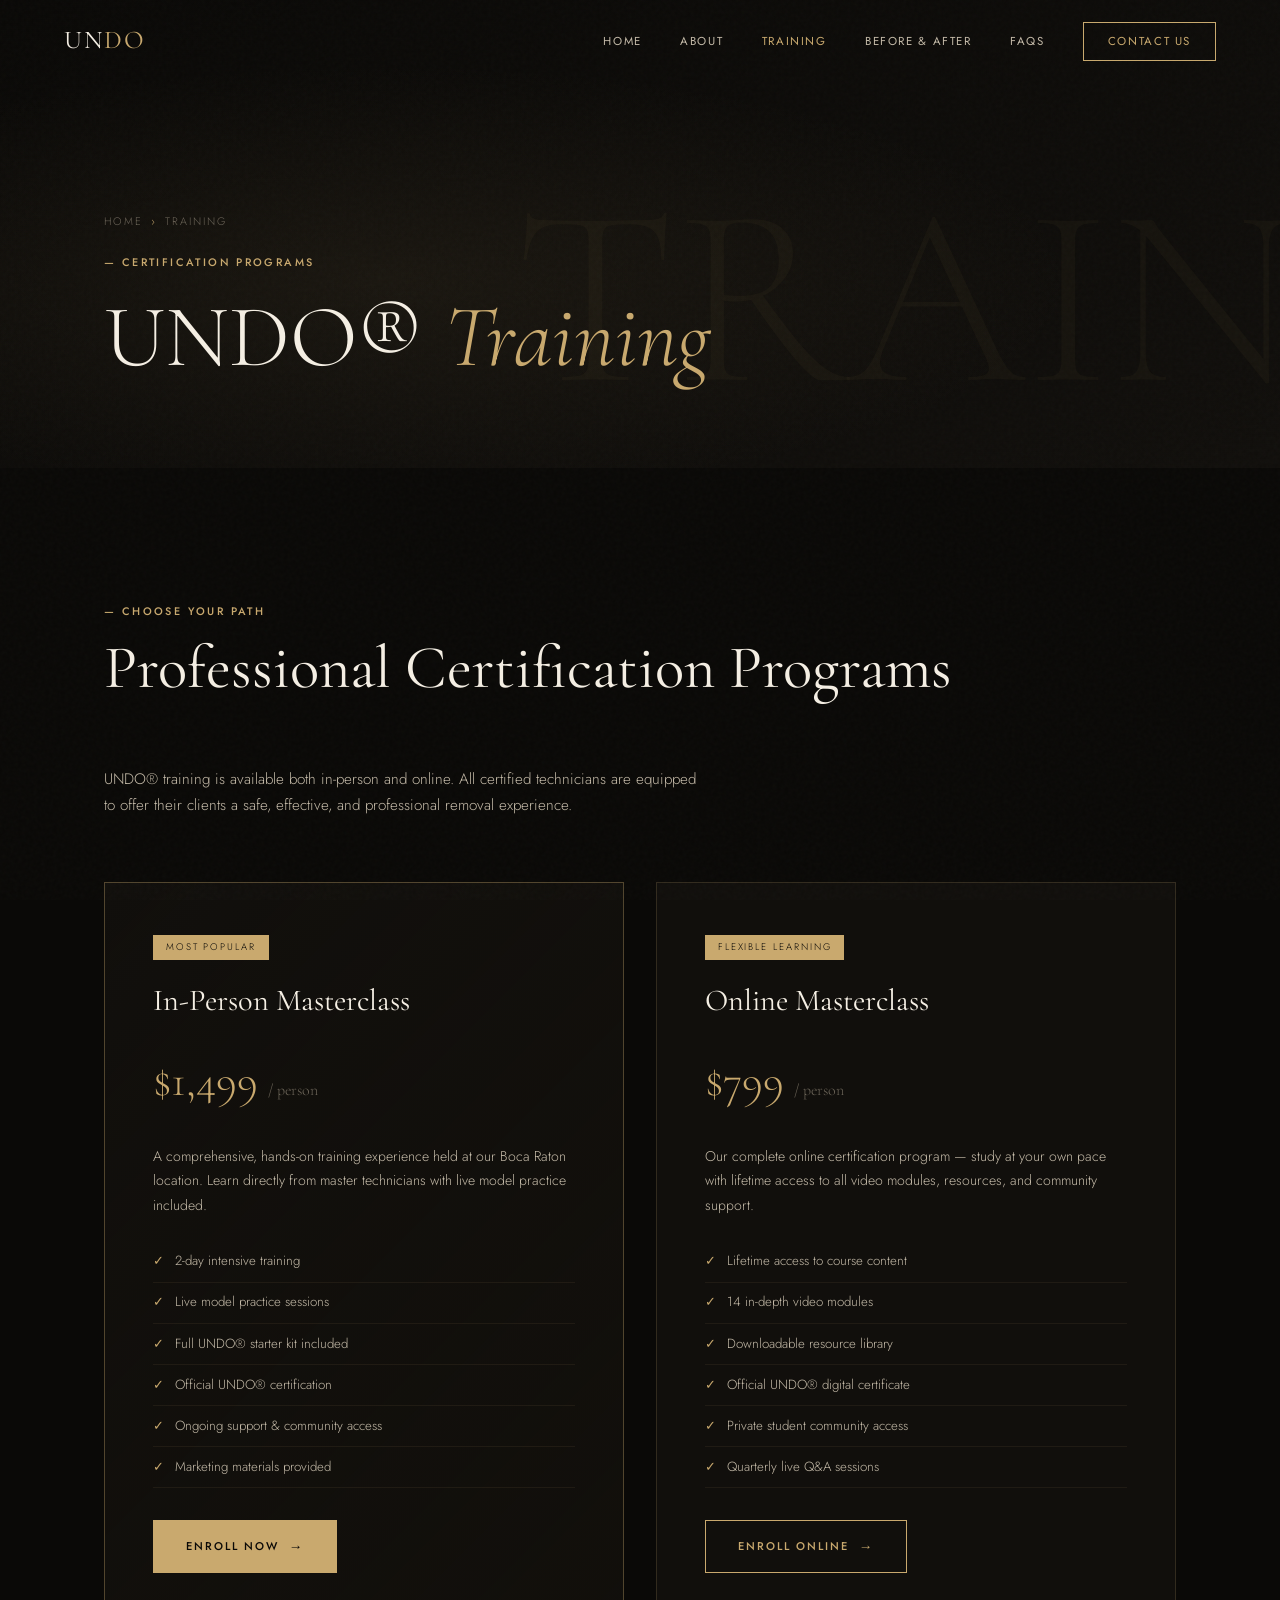
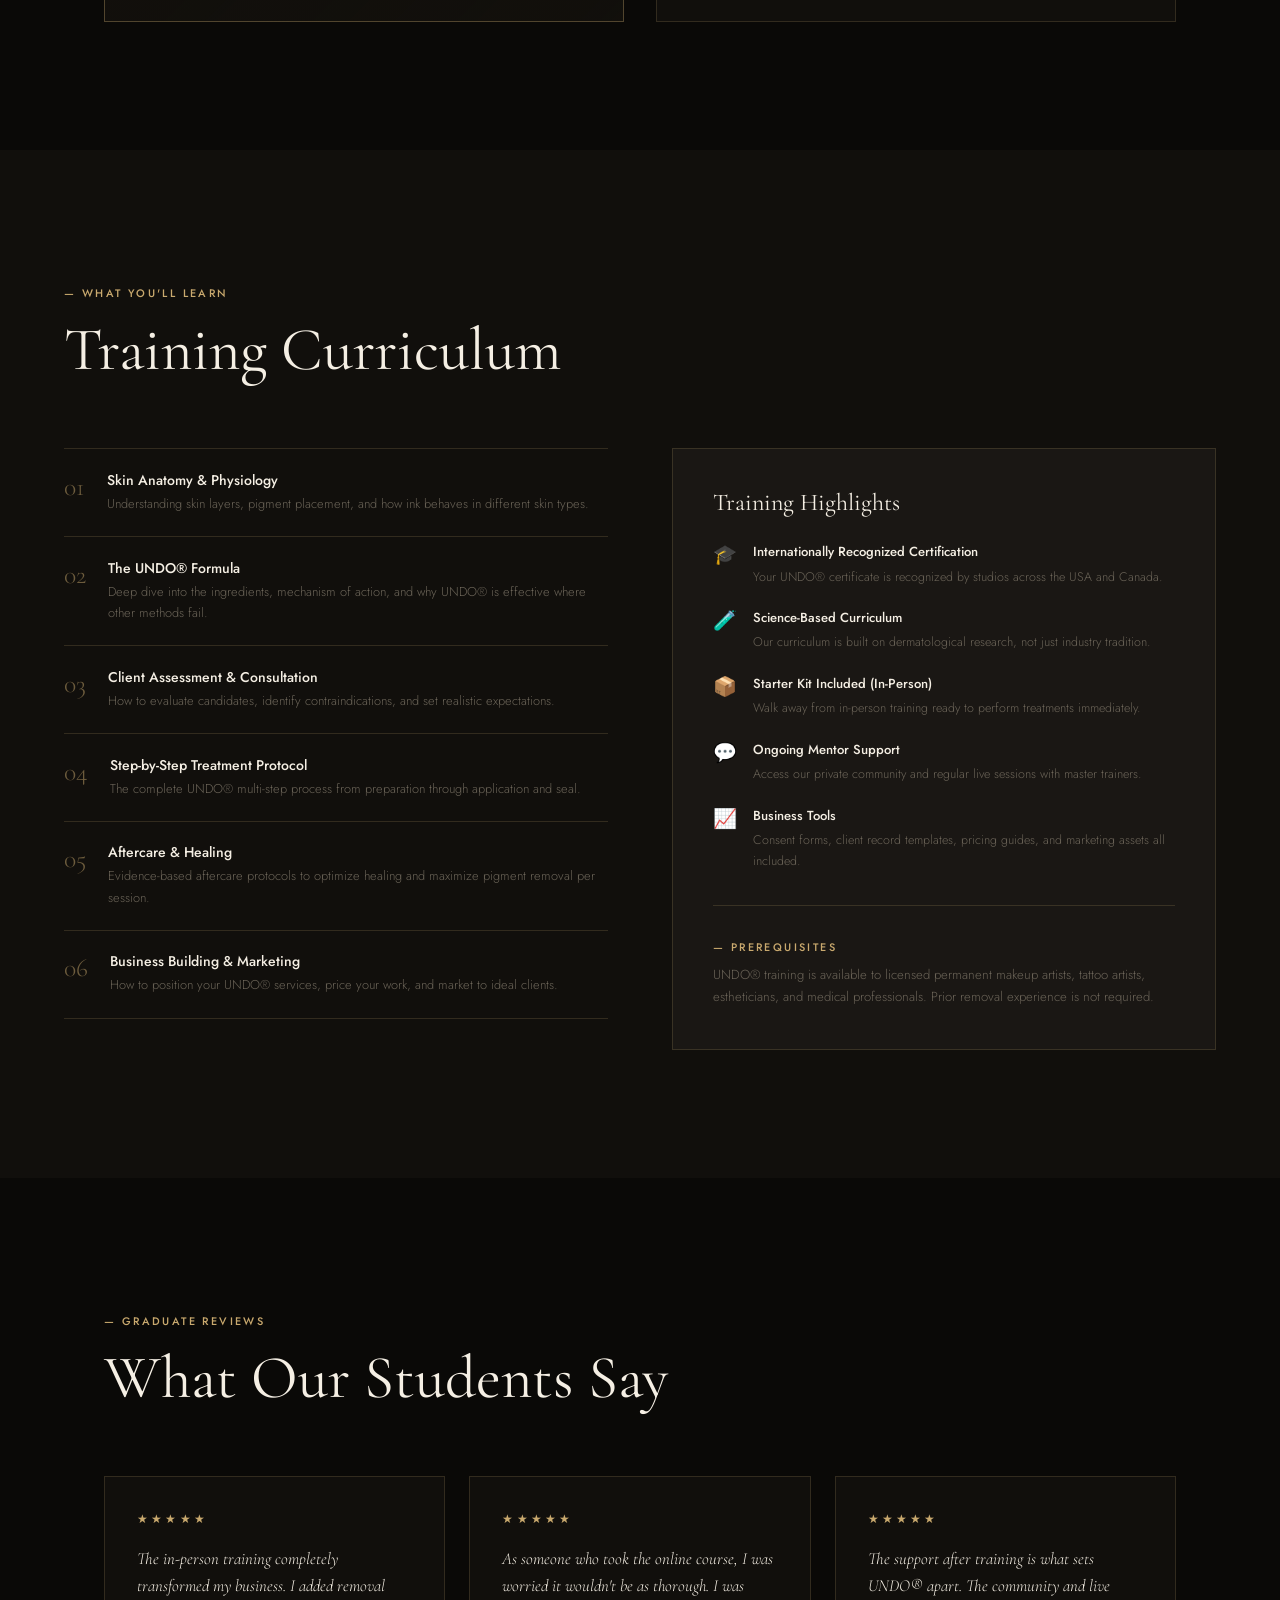
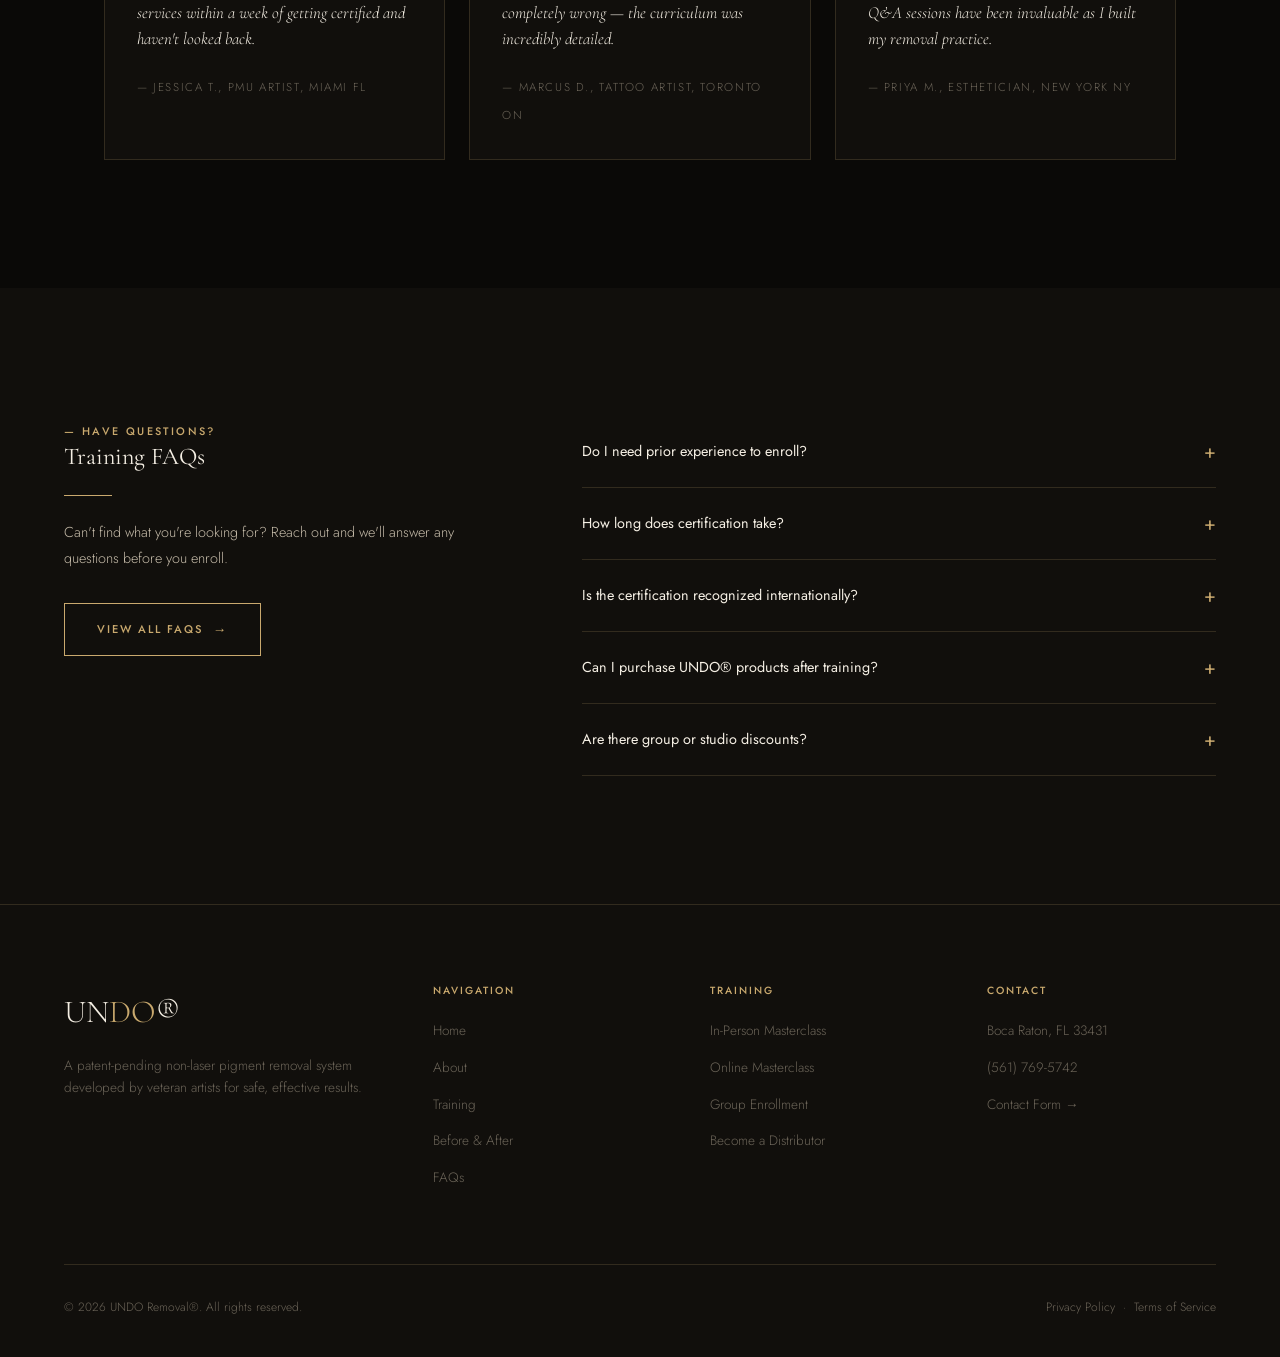
<file: training.html>
<!DOCTYPE html>
<html lang="en">
<head>
  <meta charset="UTF-8" />
  <meta name="viewport" content="width=device-width, initial-scale=1.0" />
  <title>Training — UNDO® Non-Laser Tattoo Removal</title>
  <link rel="stylesheet" href="styles.css" />
  <style>
    .page-hero {
      padding-top: var(--nav-h);
      min-height: 52vh;
      display: flex;
      align-items: flex-end;
      background: radial-gradient(ellipse at 30% 60%, rgba(201,169,110,0.07) 0%, transparent 55%), linear-gradient(160deg, #0A0907 0%, #110F0C 100%);
      position: relative; overflow: hidden;
    }
    .page-hero::after {
      content: 'TRAIN';
      position: absolute; right: -1rem; bottom: -3rem;
      font-family: 'Cormorant Garamond', serif;
      font-size: 16rem; font-weight: 300;
      color: rgba(201,169,110,0.04); pointer-events: none;
    }
    .page-hero-inner { padding: 5rem 5vw; max-width: 1200px; width: 100%; margin: 0 auto; }
    .page-hero h1 { font-size: clamp(3rem,7vw,5.5rem); font-weight: 300; margin-top: 0.8rem; }
    .page-hero h1 em { color: var(--gold); }
    .breadcrumb { font-size: 0.68rem; letter-spacing: 0.18em; text-transform: uppercase; color: var(--muted); margin-bottom: 1rem; }
    .breadcrumb a { color: var(--muted); }
    .breadcrumb a:hover { color: var(--gold); }
    .breadcrumb span { color: var(--gold); margin: 0 0.5rem; }

    /* ── TRAINING CARDS ── */
    .training-section { padding: 8rem 5vw; max-width: 1200px; margin: 0 auto; }
    .training-grid {
      display: grid;
      grid-template-columns: 1fr 1fr;
      gap: 2rem;
      margin-top: 4rem;
    }
    .training-card {
      background: var(--bg2);
      border: 1px solid var(--border);
      padding: 3rem;
      position: relative;
      overflow: hidden;
      transition: border-color var(--transition), transform var(--transition);
    }
    .training-card:hover { border-color: rgba(201,169,110,0.45); transform: translateY(-4px); }
    .training-card.featured {
      border-color: rgba(201,169,110,0.35);
      background: linear-gradient(135deg, var(--bg2) 0%, rgba(201,169,110,0.04) 100%);
    }
    .training-badge {
      display: inline-block;
      font-size: 0.6rem; letter-spacing: 0.2em; text-transform: uppercase;
      background: var(--gold); color: var(--bg);
      padding: 0.3rem 0.8rem;
      margin-bottom: 1.5rem;
    }
    .training-card h3 { font-size: 1.9rem; margin-bottom: 0.6rem; }
    .training-card .price {
      font-family: 'Cormorant Garamond', serif;
      font-size: 2.8rem;
      color: var(--gold);
      margin: 1.5rem 0;
    }
    .training-card .price small { font-size: 1rem; color: var(--muted); }
    .training-card p { font-size: 0.88rem; color: var(--cream-dk); line-height: 1.75; margin-bottom: 1.5rem; }
    .training-features { margin: 1.5rem 0 2rem; }
    .training-features li {
      display: flex; gap: 0.7rem;
      font-size: 0.83rem; color: var(--cream-dk);
      padding: 0.55rem 0;
      border-bottom: 1px solid rgba(201,169,110,0.08);
    }
    .training-features li::before { content: '✓'; color: var(--gold); flex-shrink: 0; }

    /* ── CURRICULUM ── */
    .curriculum-section { background: var(--bg2); padding: 8rem 5vw; }
    .curriculum-inner { max-width: 1200px; margin: 0 auto; }
    .curriculum-grid {
      display: grid;
      grid-template-columns: 1fr 1fr;
      gap: 4rem;
      margin-top: 4rem;
      align-items: start;
    }
    .module {
      display: flex; gap: 1.4rem;
      padding: 1.4rem 0;
      border-bottom: 1px solid var(--border);
    }
    .module:first-child { border-top: 1px solid var(--border); }
    .module-num {
      font-family: 'Cormorant Garamond', serif;
      font-size: 1.6rem; color: var(--gold); opacity: 0.5;
      flex-shrink: 0; line-height: 1.2;
    }
    .module h4 { font-family: 'Jost',sans-serif; font-size: 0.88rem; font-weight: 500; margin-bottom: 0.3rem; }
    .module p { font-size: 0.8rem; color: var(--muted); line-height: 1.65; }
    .curriculum-aside {
      background: var(--bg3);
      border: 1px solid var(--border);
      padding: 2.5rem;
    }
    .curriculum-aside h3 { font-size: 1.5rem; margin-bottom: 1.5rem; }
    .aside-item { display: flex; gap: 1rem; margin-bottom: 1.2rem; }
    .aside-icon { font-size: 1.2rem; flex-shrink: 0; line-height: 1.4; }
    .aside-item h5 { font-family: 'Jost',sans-serif; font-size: 0.82rem; font-weight: 500; margin-bottom: 0.2rem; }
    .aside-item p { font-size: 0.78rem; color: var(--muted); }

    /* ── TESTIMONIALS ── */
    .testimonials-section { padding: 8rem 5vw; max-width: 1200px; margin: 0 auto; }
    .testimonials-grid { display: grid; grid-template-columns: repeat(3,1fr); gap: 1.5rem; margin-top: 4rem; }
    .testimonial-card {
      background: var(--bg2); border: 1px solid var(--border);
      padding: 2rem;
    }
    .stars { color: var(--gold); font-size: 0.75rem; letter-spacing: 0.2rem; margin-bottom: 1rem; }
    .testimonial-card blockquote { font-family: 'Cormorant Garamond',serif; font-size: 1.05rem; font-style: italic; font-weight: 300; color: var(--cream); line-height: 1.6; margin-bottom: 1.2rem; }
    .testimonial-card cite { font-size: 0.72rem; letter-spacing: 0.14em; text-transform: uppercase; color: var(--muted); font-style: normal; }

    /* ── FAQ MINI ── */
    .faq-mini-section { background: var(--bg2); padding: 8rem 5vw; }
    .faq-mini-inner { max-width: 1200px; margin: 0 auto; display: grid; grid-template-columns: 1fr 1.5fr; gap: 6rem; align-items: start; }
    .faq-item { border-bottom: 1px solid var(--border); }
    .faq-q {
      display: flex; justify-content: space-between; align-items: center;
      padding: 1.2rem 0; cursor: pointer;
      font-size: 0.9rem; font-weight: 400; color: var(--cream);
      transition: color 0.2s;
    }
    .faq-q:hover { color: var(--gold); }
    .faq-q .faq-icon { font-size: 1.2rem; color: var(--gold); transition: transform 0.3s; flex-shrink: 0; }
    .faq-a { font-size: 0.85rem; color: var(--muted); line-height: 1.75; max-height: 0; overflow: hidden; transition: max-height 0.4s ease, padding 0.3s; }
    .faq-item.open .faq-a { max-height: 200px; padding-bottom: 1.2rem; }
    .faq-item.open .faq-icon { transform: rotate(45deg); }

    @media (max-width: 900px) {
      .training-grid { grid-template-columns: 1fr; }
      .curriculum-grid { grid-template-columns: 1fr; }
      .testimonials-grid { grid-template-columns: 1fr; }
      .faq-mini-inner { grid-template-columns: 1fr; gap: 3rem; }
    }
  </style>
</head>
<body>

<nav id="navbar">
  <a class="nav-logo" href="index.html">UN<span>DO</span></a>
  <ul class="nav-links">
    <li><a href="index.html">Home</a></li>
    <li><a href="about.html">About</a></li>
    <li><a href="training.html" class="active">Training</a></li>
    <li><a href="gallery.html">Before & After</a></li>
    <li><a href="faq.html">FAQs</a></li>
    <li><a href="contact.html" class="nav-cta">Contact Us</a></li>
  </ul>
  <div class="hamburger" id="hamburger"><span></span><span></span><span></span></div>
</nav>
<div class="mobile-menu" id="mobileMenu">
  <button class="mobile-close" id="mobileClose">✕</button>
  <a href="index.html">Home</a><a href="about.html">About</a><a href="training.html">Training</a>
  <a href="gallery.html">Before & After</a><a href="faq.html">FAQs</a><a href="contact.html">Contact</a>
</div>

<section class="page-hero">
  <div class="page-hero-inner">
    <div class="breadcrumb animate-fadeup"><a href="index.html">Home</a><span>›</span>Training</div>
    <span class="label animate-fadeup delay-1">Certification Programs</span>
    <h1 class="animate-fadeup delay-2">UNDO® <em>Training</em></h1>
  </div>
</section>

<!-- TRAINING OPTIONS -->
<section class="training-section">
  <div class="section-header reveal">
    <span class="label">Choose Your Path</span>
    <h2>Professional Certification Programs</h2>
  </div>
  <p class="reveal" style="font-size:0.95rem;color:var(--cream-dk);max-width:600px;margin-top:1rem;">UNDO® training is available both in-person and online. All certified technicians are equipped to offer their clients a safe, effective, and professional removal experience.</p>
  <div class="training-grid">
    <div class="training-card featured reveal">
      <div class="training-badge">Most Popular</div>
      <h3>In-Person Masterclass</h3>
      <div class="price">$1,499 <small>/ person</small></div>
      <p>A comprehensive, hands-on training experience held at our Boca Raton location. Learn directly from master technicians with live model practice included.</p>
      <ul class="training-features">
        <li>2-day intensive training</li>
        <li>Live model practice sessions</li>
        <li>Full UNDO® starter kit included</li>
        <li>Official UNDO® certification</li>
        <li>Ongoing support & community access</li>
        <li>Marketing materials provided</li>
      </ul>
      <a href="contact.html" class="btn btn-solid btn-arrow">Enroll Now</a>
    </div>
    <div class="training-card reveal delay-1">
      <div class="training-badge">Flexible Learning</div>
      <h3>Online Masterclass</h3>
      <div class="price">$799 <small>/ person</small></div>
      <p>Our complete online certification program — study at your own pace with lifetime access to all video modules, resources, and community support.</p>
      <ul class="training-features">
        <li>Lifetime access to course content</li>
        <li>14 in-depth video modules</li>
        <li>Downloadable resource library</li>
        <li>Official UNDO® digital certificate</li>
        <li>Private student community access</li>
        <li>Quarterly live Q&A sessions</li>
      </ul>
      <a href="contact.html" class="btn btn-arrow">Enroll Online</a>
    </div>
  </div>
</section>

<!-- CURRICULUM -->
<section class="curriculum-section">
  <div class="curriculum-inner">
    <div class="section-header reveal">
      <span class="label">What You'll Learn</span>
      <h2>Training Curriculum</h2>
    </div>
    <div class="curriculum-grid">
      <div>
        <div class="module reveal">
          <div class="module-num">01</div>
          <div>
            <h4>Skin Anatomy & Physiology</h4>
            <p>Understanding skin layers, pigment placement, and how ink behaves in different skin types.</p>
          </div>
        </div>
        <div class="module reveal delay-1">
          <div class="module-num">02</div>
          <div>
            <h4>The UNDO® Formula</h4>
            <p>Deep dive into the ingredients, mechanism of action, and why UNDO® is effective where other methods fail.</p>
          </div>
        </div>
        <div class="module reveal delay-2">
          <div class="module-num">03</div>
          <div>
            <h4>Client Assessment & Consultation</h4>
            <p>How to evaluate candidates, identify contraindications, and set realistic expectations.</p>
          </div>
        </div>
        <div class="module reveal">
          <div class="module-num">04</div>
          <div>
            <h4>Step-by-Step Treatment Protocol</h4>
            <p>The complete UNDO® multi-step process from preparation through application and seal.</p>
          </div>
        </div>
        <div class="module reveal delay-1">
          <div class="module-num">05</div>
          <div>
            <h4>Aftercare & Healing</h4>
            <p>Evidence-based aftercare protocols to optimize healing and maximize pigment removal per session.</p>
          </div>
        </div>
        <div class="module reveal delay-2">
          <div class="module-num">06</div>
          <div>
            <h4>Business Building & Marketing</h4>
            <p>How to position your UNDO® services, price your work, and market to ideal clients.</p>
          </div>
        </div>
      </div>
      <div class="curriculum-aside reveal">
        <h3>Training Highlights</h3>
        <div class="aside-item">
          <div class="aside-icon">🎓</div>
          <div><h5>Internationally Recognized Certification</h5><p>Your UNDO® certificate is recognized by studios across the USA and Canada.</p></div>
        </div>
        <div class="aside-item">
          <div class="aside-icon">🧪</div>
          <div><h5>Science-Based Curriculum</h5><p>Our curriculum is built on dermatological research, not just industry tradition.</p></div>
        </div>
        <div class="aside-item">
          <div class="aside-icon">📦</div>
          <div><h5>Starter Kit Included (In-Person)</h5><p>Walk away from in-person training ready to perform treatments immediately.</p></div>
        </div>
        <div class="aside-item">
          <div class="aside-icon">💬</div>
          <div><h5>Ongoing Mentor Support</h5><p>Access our private community and regular live sessions with master trainers.</p></div>
        </div>
        <div class="aside-item">
          <div class="aside-icon">📈</div>
          <div><h5>Business Tools</h5><p>Consent forms, client record templates, pricing guides, and marketing assets all included.</p></div>
        </div>
        <div style="margin-top:2rem; padding-top:2rem; border-top:1px solid var(--border);">
          <div class="label" style="margin-bottom:0.5rem;">Prerequisites</div>
          <p style="font-size:0.82rem;color:var(--muted);line-height:1.7;">UNDO® training is available to licensed permanent makeup artists, tattoo artists, estheticians, and medical professionals. Prior removal experience is not required.</p>
        </div>
      </div>
    </div>
  </div>
</section>

<!-- TESTIMONIALS -->
<section class="testimonials-section">
  <div class="section-header reveal">
    <span class="label">Graduate Reviews</span>
    <h2>What Our Students Say</h2>
  </div>
  <div class="testimonials-grid">
    <div class="testimonial-card reveal">
      <div class="stars">★★★★★</div>
      <blockquote>The in-person training completely transformed my business. I added removal services within a week of getting certified and haven't looked back.</blockquote>
      <cite>— Jessica T., PMU Artist, Miami FL</cite>
    </div>
    <div class="testimonial-card reveal delay-1">
      <div class="stars">★★★★★</div>
      <blockquote>As someone who took the online course, I was worried it wouldn't be as thorough. I was completely wrong — the curriculum was incredibly detailed.</blockquote>
      <cite>— Marcus D., Tattoo Artist, Toronto ON</cite>
    </div>
    <div class="testimonial-card reveal delay-2">
      <div class="stars">★★★★★</div>
      <blockquote>The support after training is what sets UNDO® apart. The community and live Q&A sessions have been invaluable as I built my removal practice.</blockquote>
      <cite>— Priya M., Esthetician, New York NY</cite>
    </div>
  </div>
</section>

<!-- FAQ MINI -->
<section class="faq-mini-section">
  <div class="faq-mini-inner">
    <div class="reveal">
      <span class="label">Have Questions?</span>
      <h2>Training FAQs</h2>
      <div class="divider"></div>
      <p style="font-size:0.9rem;color:var(--cream-dk);line-height:1.8;margin-bottom:2rem;">Can't find what you're looking for? Reach out and we'll answer any questions before you enroll.</p>
      <a href="faq.html" class="btn btn-arrow">View All FAQs</a>
    </div>
    <div class="reveal delay-1">
      <div class="faq-item">
        <div class="faq-q">Do I need prior experience to enroll?<span class="faq-icon">+</span></div>
        <div class="faq-a">UNDO® training is open to licensed professionals including permanent makeup artists, tattoo artists, estheticians, and medical professionals. No prior removal experience is required.</div>
      </div>
      <div class="faq-item">
        <div class="faq-q">How long does certification take?<span class="faq-icon">+</span></div>
        <div class="faq-a">In-person training is a 2-day intensive. The online masterclass is self-paced — most students complete it within 2–4 weeks while working their existing schedule.</div>
      </div>
      <div class="faq-item">
        <div class="faq-q">Is the certification recognized internationally?<span class="faq-icon">+</span></div>
        <div class="faq-a">UNDO® certification is currently recognized across the USA and Canada. We are actively working to expand our recognition network globally.</div>
      </div>
      <div class="faq-item">
        <div class="faq-q">Can I purchase UNDO® products after training?<span class="faq-icon">+</span></div>
        <div class="faq-a">Yes — certified UNDO® technicians have access to our professional product store at certified practitioner pricing.</div>
      </div>
      <div class="faq-item">
        <div class="faq-q">Are there group or studio discounts?<span class="faq-icon">+</span></div>
        <div class="faq-a">Yes, we offer group enrollment discounts for studios enrolling 3 or more technicians. Contact us for a custom quote.</div>
      </div>
    </div>
  </div>
</section>

<footer>
  <div class="footer-grid">
    <div>
      <div class="footer-logo">UN<span>DO</span>®</div>
      <p class="footer-tagline">A patent-pending non-laser pigment removal system developed by veteran artists for safe, effective results.</p>
    </div>
    <div class="footer-col"><h4>Navigation</h4><ul>
      <li><a href="index.html">Home</a></li><li><a href="about.html">About</a></li>
      <li><a href="training.html">Training</a></li><li><a href="gallery.html">Before & After</a></li>
      <li><a href="faq.html">FAQs</a></li>
    </ul></div>
    <div class="footer-col"><h4>Training</h4><ul>
      <li><a href="#">In-Person Masterclass</a></li><li><a href="#">Online Masterclass</a></li>
      <li><a href="#">Group Enrollment</a></li><li><a href="#">Become a Distributor</a></li>
    </ul></div>
    <div class="footer-col"><h4>Contact</h4><ul>
      <li><a href="#">Boca Raton, FL 33431</a></li>
      <li><a href="tel:5617695742">(561) 769-5742</a></li>
      <li><a href="contact.html">Contact Form →</a></li>
    </ul></div>
  </div>
  <div class="footer-bottom">
    <span>© 2026 UNDO Removal®. All rights reserved.</span>
    <span>Privacy Policy &nbsp;·&nbsp; Terms of Service</span>
  </div>
</footer>

<script>
  const navbar = document.getElementById('navbar');
  window.addEventListener('scroll', () => navbar.classList.toggle('scrolled', window.scrollY > 40));
  document.getElementById('hamburger').addEventListener('click', () => document.getElementById('mobileMenu').classList.add('open'));
  document.getElementById('mobileClose').addEventListener('click', () => document.getElementById('mobileMenu').classList.remove('open'));
  const observer = new IntersectionObserver(entries => entries.forEach(e => { if (e.isIntersecting) e.target.classList.add('visible'); }), { threshold: 0.1 });
  document.querySelectorAll('.reveal').forEach(el => observer.observe(el));
  // FAQ accordion
  document.querySelectorAll('.faq-q').forEach(q => {
    q.addEventListener('click', () => {
      const item = q.closest('.faq-item');
      const isOpen = item.classList.contains('open');
      document.querySelectorAll('.faq-item').forEach(i => i.classList.remove('open'));
      if (!isOpen) item.classList.add('open');
    });
  });
</script>
</body>
</html>
</file>
<file: styles.css>
/* =============================================
   SHARED STYLES — UNDO REMOVAL INSPIRED SITE
   Aesthetic: Dark Luxury / Editorial Beauty
   ============================================= */

@import url('https://fonts.googleapis.com/css2?family=Cormorant+Garamond:ital,wght@0,300;0,400;0,500;0,600;1,300;1,400&family=Jost:wght@200;300;400;500;600&display=swap');

/* ── CSS Variables ── */
:root {
  --bg:        #0A0907;
  --bg2:       #110F0C;
  --bg3:       #1A1714;
  --gold:      #C9A96E;
  --gold-lt:   #E0C898;
  --gold-dk:   #9A7A45;
  --cream:     #F5EFE4;
  --cream-dk:  #C4BAA8;
  --white:     #FDFAF5;
  --muted:     #6B6458;
  --border:    rgba(201,169,110,0.18);
  --nav-h:     80px;
  --transition: 0.4s cubic-bezier(0.25, 0.46, 0.45, 0.94);
}

/* ── Reset ── */
*, *::before, *::after { box-sizing: border-box; margin: 0; padding: 0; }
html { scroll-behavior: smooth; font-size: 16px; }
body {
  font-family: 'Jost', sans-serif;
  font-weight: 300;
  background: var(--bg);
  color: var(--cream);
  line-height: 1.7;
  overflow-x: hidden;
}
a { color: inherit; text-decoration: none; }
img { display: block; max-width: 100%; }
ul { list-style: none; }

/* ── Typography ── */
h1, h2, h3, h4 {
  font-family: 'Cormorant Garamond', serif;
  font-weight: 400;
  line-height: 1.15;
}
.label {
  font-family: 'Jost', sans-serif;
  font-size: 0.68rem;
  font-weight: 500;
  letter-spacing: 0.22em;
  text-transform: uppercase;
  color: var(--gold);
}
.label::before { content: '— '; }
.serif-italic { font-style: italic; font-weight: 300; }

/* ── Navigation ── */
nav {
  position: fixed;
  top: 0; left: 0; right: 0;
  z-index: 1000;
  height: var(--nav-h);
  display: flex;
  align-items: center;
  justify-content: space-between;
  padding: 0 5vw;
  transition: background var(--transition), backdrop-filter var(--transition);
}
nav.scrolled {
  background: rgba(10,9,7,0.92);
  backdrop-filter: blur(14px);
  border-bottom: 1px solid var(--border);
}
.nav-logo {
  font-family: 'Cormorant Garamond', serif;
  font-size: 1.6rem;
  font-weight: 400;
  letter-spacing: 0.06em;
  color: var(--cream);
}
.nav-logo span { color: var(--gold); }
.nav-links {
  display: flex;
  align-items: center;
  gap: 2.4rem;
}
.nav-links a {
  font-size: 0.72rem;
  font-weight: 400;
  letter-spacing: 0.14em;
  text-transform: uppercase;
  color: var(--cream-dk);
  transition: color 0.25s;
  position: relative;
}
.nav-links a::after {
  content: '';
  position: absolute;
  bottom: -4px; left: 0;
  width: 0; height: 1px;
  background: var(--gold);
  transition: width 0.3s;
}
.nav-links a:hover { color: var(--gold); }
.nav-links a:hover::after { width: 100%; }
.nav-links a.active { color: var(--gold); }
.nav-cta {
  font-size: 0.68rem;
  font-weight: 500;
  letter-spacing: 0.16em;
  text-transform: uppercase;
  padding: 0.65rem 1.5rem;
  border: 1px solid var(--gold);
  color: var(--gold) !important;
  transition: background 0.25s, color 0.25s !important;
}
.nav-cta::after { display: none !important; }
.nav-cta:hover { background: var(--gold) !important; color: var(--bg) !important; }

/* Hamburger */
.hamburger {
  display: none;
  flex-direction: column;
  gap: 5px;
  cursor: pointer;
  padding: 4px;
}
.hamburger span {
  display: block;
  width: 24px;
  height: 1px;
  background: var(--cream);
  transition: var(--transition);
}
.mobile-menu {
  display: none;
  position: fixed;
  inset: 0;
  z-index: 999;
  background: var(--bg);
  flex-direction: column;
  align-items: center;
  justify-content: center;
  gap: 2rem;
}
.mobile-menu.open { display: flex; }
.mobile-menu a {
  font-family: 'Cormorant Garamond', serif;
  font-size: 2rem;
  font-weight: 300;
  color: var(--cream);
  transition: color 0.2s;
}
.mobile-menu a:hover { color: var(--gold); }
.mobile-close {
  position: absolute;
  top: 28px; right: 5vw;
  font-size: 2rem;
  color: var(--cream-dk);
  cursor: pointer;
  background: none;
  border: none;
  line-height: 1;
}

/* ── Buttons ── */
.btn {
  display: inline-flex;
  align-items: center;
  gap: 0.6rem;
  font-size: 0.7rem;
  font-weight: 500;
  letter-spacing: 0.18em;
  text-transform: uppercase;
  padding: 0.85rem 2rem;
  border: 1px solid var(--gold);
  color: var(--gold);
  transition: background var(--transition), color var(--transition);
  cursor: pointer;
  background: transparent;
}
.btn:hover { background: var(--gold); color: var(--bg); }
.btn-solid { background: var(--gold); color: var(--bg); }
.btn-solid:hover { background: var(--gold-lt); }
.btn-arrow::after { content: '→'; font-size: 0.85rem; }

/* ── Section Helpers ── */
.section { padding: 8rem 5vw; }
.section-sm { padding: 5rem 5vw; }
.container { max-width: 1200px; margin: 0 auto; }
.section-header { margin-bottom: 4rem; }
.section-header h2 {
  font-size: clamp(2.2rem, 5vw, 3.8rem);
  margin-top: 0.6rem;
}

/* ── Divider ── */
.divider {
  width: 48px;
  height: 1px;
  background: var(--gold);
  margin: 1.5rem 0;
}
.divider-center { margin: 1.5rem auto; }

/* ── Gold Line Accent ── */
.gold-line {
  display: inline-block;
  width: 40px;
  height: 1px;
  background: var(--gold);
  vertical-align: middle;
  margin-right: 0.8rem;
}

/* ── Card ── */
.card {
  background: var(--bg2);
  border: 1px solid var(--border);
  padding: 2.5rem;
  transition: border-color var(--transition), transform var(--transition);
}
.card:hover {
  border-color: rgba(201,169,110,0.45);
  transform: translateY(-4px);
}

/* ── Grid ── */
.grid-2 { display: grid; grid-template-columns: 1fr 1fr; gap: 2rem; }
.grid-3 { display: grid; grid-template-columns: repeat(3,1fr); gap: 2rem; }
.grid-4 { display: grid; grid-template-columns: repeat(4,1fr); gap: 2rem; }

/* ── Forms ── */
.form-group { margin-bottom: 1.4rem; }
.form-group label {
  display: block;
  font-size: 0.68rem;
  letter-spacing: 0.16em;
  text-transform: uppercase;
  color: var(--gold);
  margin-bottom: 0.5rem;
}
.form-group input,
.form-group textarea,
.form-group select {
  width: 100%;
  background: var(--bg3);
  border: 1px solid var(--border);
  color: var(--cream);
  font-family: 'Jost', sans-serif;
  font-size: 0.9rem;
  font-weight: 300;
  padding: 0.85rem 1.1rem;
  outline: none;
  transition: border-color 0.25s;
  -webkit-appearance: none;
}
.form-group input:focus,
.form-group textarea:focus,
.form-group select:focus {
  border-color: var(--gold-dk);
}
.form-group textarea { resize: vertical; min-height: 120px; }
.form-group select option { background: var(--bg3); }

/* ── Footer ── */
footer {
  background: var(--bg2);
  border-top: 1px solid var(--border);
  padding: 5rem 5vw 2.5rem;
}
.footer-grid {
  display: grid;
  grid-template-columns: 1.4fr 1fr 1fr 1fr;
  gap: 3rem;
  margin-bottom: 4rem;
}
.footer-logo {
  font-family: 'Cormorant Garamond', serif;
  font-size: 2rem;
  margin-bottom: 1rem;
}
.footer-logo span { color: var(--gold); }
.footer-tagline { font-size: 0.85rem; color: var(--muted); line-height: 1.6; }
.footer-col h4 {
  font-family: 'Jost', sans-serif;
  font-size: 0.65rem;
  font-weight: 500;
  letter-spacing: 0.2em;
  text-transform: uppercase;
  color: var(--gold);
  margin-bottom: 1.2rem;
}
.footer-col ul li { margin-bottom: 0.6rem; }
.footer-col ul li a {
  font-size: 0.85rem;
  color: var(--muted);
  transition: color 0.2s;
}
.footer-col ul li a:hover { color: var(--cream); }
.footer-bottom {
  border-top: 1px solid var(--border);
  padding-top: 2rem;
  display: flex;
  justify-content: space-between;
  align-items: center;
  font-size: 0.75rem;
  color: var(--muted);
}

/* ── Animations ── */
@keyframes fadeUp {
  from { opacity: 0; transform: translateY(30px); }
  to   { opacity: 1; transform: translateY(0); }
}
@keyframes fadeIn {
  from { opacity: 0; }
  to   { opacity: 1; }
}
@keyframes lineGrow {
  from { width: 0; }
  to   { width: 48px; }
}
.animate-fadeup { opacity: 0; animation: fadeUp 0.8s var(--transition) forwards; }
.delay-1 { animation-delay: 0.15s; }
.delay-2 { animation-delay: 0.3s; }
.delay-3 { animation-delay: 0.45s; }
.delay-4 { animation-delay: 0.6s; }

/* ── Scroll Reveal ── */
.reveal {
  opacity: 0;
  transform: translateY(28px);
  transition: opacity 0.75s ease, transform 0.75s ease;
}
.reveal.visible { opacity: 1; transform: translateY(0); }

/* ── Noise Overlay ── */
body::before {
  content: '';
  position: fixed;
  inset: 0;
  z-index: 9999;
  pointer-events: none;
  background-image: url("data:image/svg+xml,%3Csvg viewBox='0 0 256 256' xmlns='http://www.w3.org/2000/svg'%3E%3Cfilter id='noise'%3E%3CfeTurbulence type='fractalNoise' baseFrequency='0.9' numOctaves='4' stitchTiles='stitch'/%3E%3C/filter%3E%3Crect width='100%25' height='100%25' filter='url(%23noise)' opacity='1'/%3E%3C/svg%3E");
  opacity: 0.025;
}

/* ── Responsive ── */
@media (max-width: 1024px) {
  .footer-grid { grid-template-columns: 1fr 1fr; }
  .grid-4 { grid-template-columns: 1fr 1fr; }
}
@media (max-width: 768px) {
  :root { --nav-h: 70px; }
  .nav-links { display: none; }
  .hamburger { display: flex; }
  .grid-2, .grid-3, .grid-4 { grid-template-columns: 1fr; }
  .footer-grid { grid-template-columns: 1fr; }
  .footer-bottom { flex-direction: column; gap: 0.8rem; text-align: center; }
  .section { padding: 5rem 6vw; }
}
</file>
